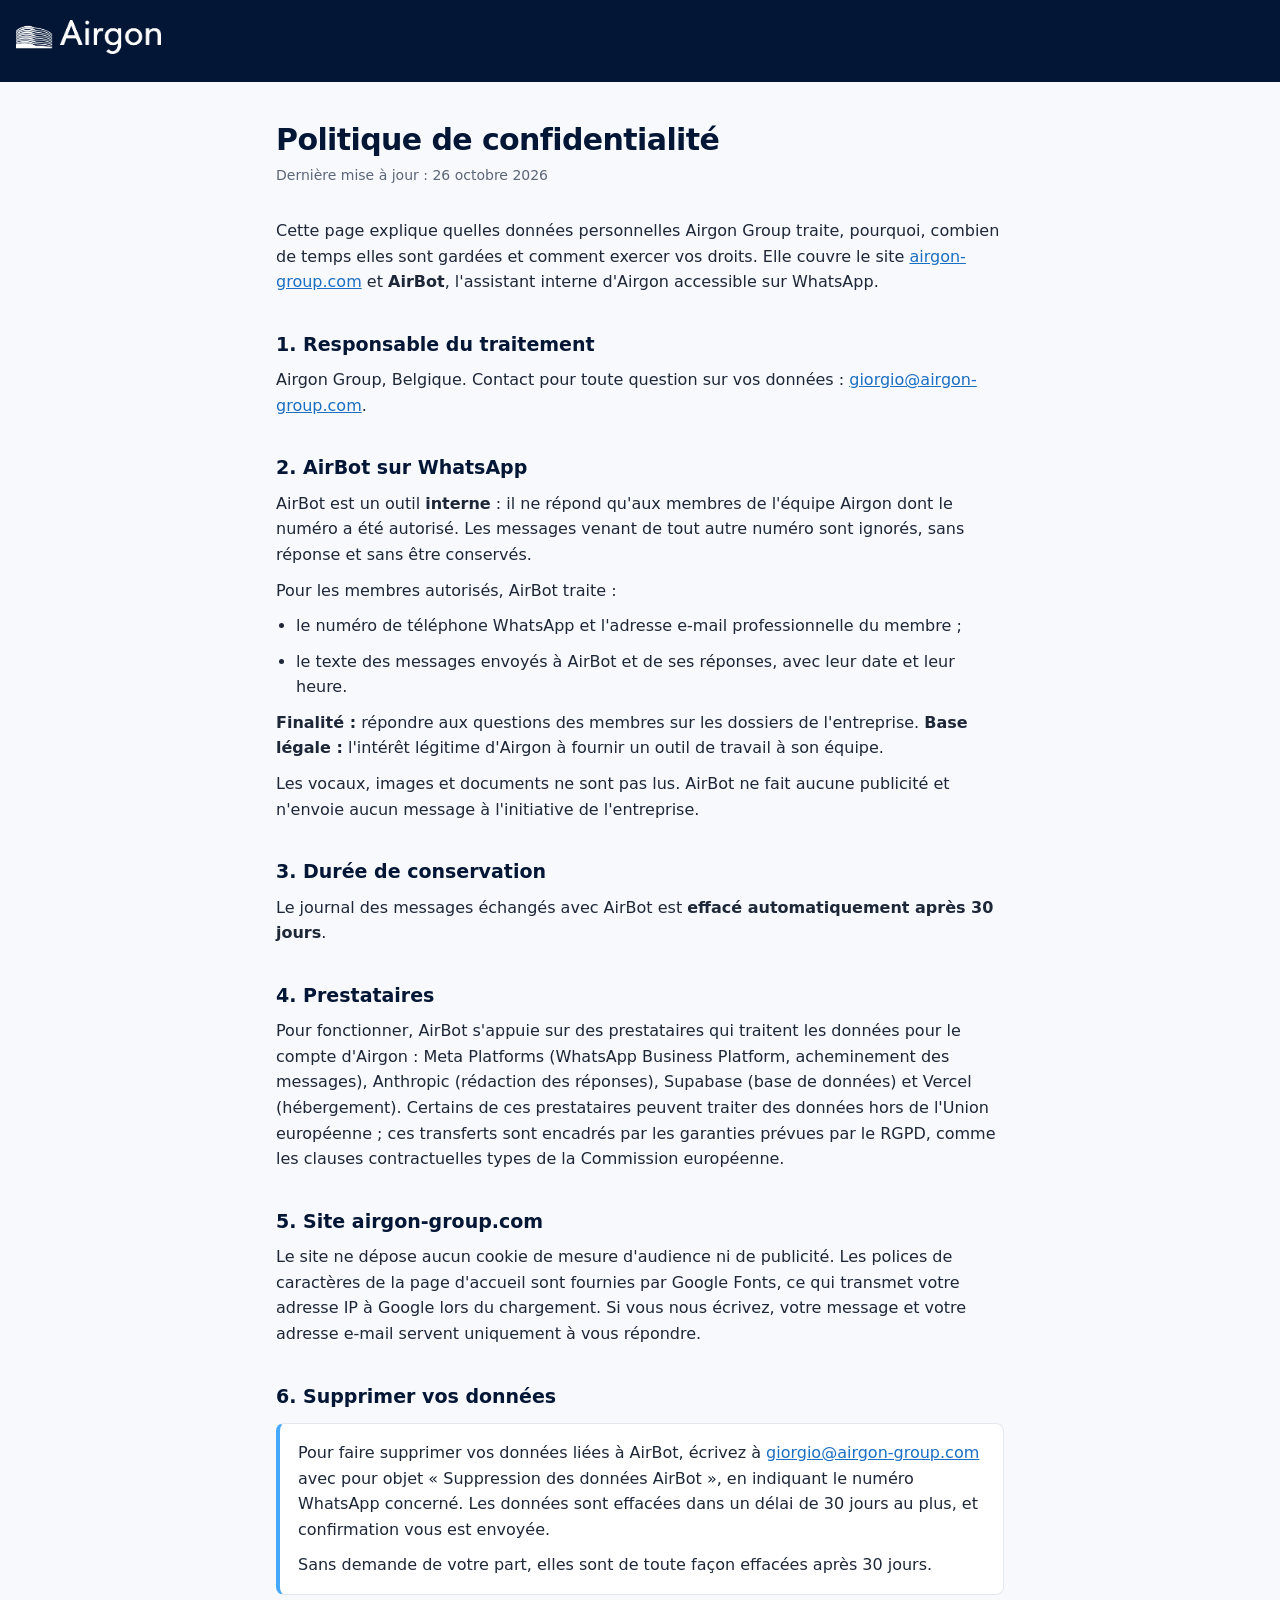
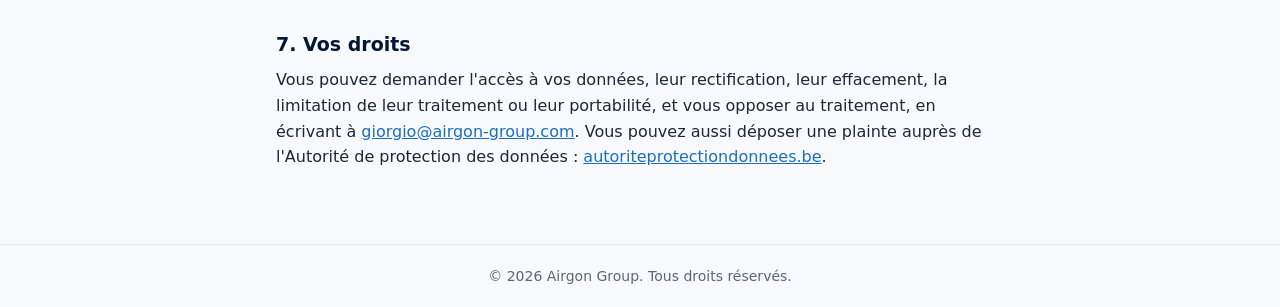
<file: confidentialite/index.html>
<!DOCTYPE html>
<html lang="fr">
<head>
<meta charset="utf-8">
<meta name="viewport" content="width=device-width, initial-scale=1">
<title>Airgon Group · Politique de confidentialité</title>
<meta name="description" content="Politique de confidentialité d'Airgon Group : site airgon-group.com et assistant interne AirBot sur WhatsApp.">
<link rel="icon" href="/favicon.png">
<style>
:root{--navy:#041635;--accent:#44a8fc;--ink:#1d2738;--muted:#5b6678;--line:#e3e8f0;--bg:#f7f9fc}
*{box-sizing:border-box}
body{margin:0;background:var(--bg);color:var(--ink);font-family:Inter,system-ui,-apple-system,"Segoe UI",Roboto,Arial,sans-serif;line-height:1.6;font-size:16px}
header{background:var(--navy);padding:20px 16px}
header a{display:inline-block}
header img{height:34px;width:auto;display:block}
main{max-width:760px;margin:0 auto;padding:40px 16px 64px}
h1{font-size:30px;line-height:1.2;margin:0 0 6px;color:var(--navy);letter-spacing:-.02em}
.maj{color:var(--muted);margin:0 0 32px;font-size:14px}
h2{font-size:19px;margin:34px 0 8px;color:var(--navy)}
p,li{margin:0 0 10px}
ul{padding-left:20px;margin:0 0 10px}
a{color:#1b6fc2}
.encadre{background:#fff;border:1px solid var(--line);border-left:4px solid var(--accent);border-radius:8px;padding:16px 18px;margin:12px 0}
footer{border-top:1px solid var(--line);padding:20px 16px;text-align:center;color:var(--muted);font-size:14px}
</style>
</head>
<body>
<header><a href="/" aria-label="Airgon Group, accueil"><img src="/logo-white.png" alt="Airgon"></a></header>
<main>
<h1>Politique de confidentialité</h1>
<p class="maj">Dernière mise à jour : 26 octobre 2026</p>

<p>Cette page explique quelles données personnelles Airgon Group traite, pourquoi, combien de temps elles sont gardées et
comment exercer vos droits. Elle couvre le site <a href="/">airgon-group.com</a> et <strong>AirBot</strong>, l'assistant
interne d'Airgon accessible sur WhatsApp.</p>

<h2>1. Responsable du traitement</h2>
<p>Airgon Group, Belgique. Contact pour toute question sur vos données :
<a href="mailto:giorgio@airgon-group.com">giorgio@airgon-group.com</a>.</p>

<h2>2. AirBot sur WhatsApp</h2>
<p>AirBot est un outil <strong>interne</strong> : il ne répond qu'aux membres de l'équipe Airgon dont le numéro a été
autorisé. Les messages venant de tout autre numéro sont ignorés, sans réponse et sans être conservés.</p>
<p>Pour les membres autorisés, AirBot traite :</p>
<ul>
<li>le numéro de téléphone WhatsApp et l'adresse e-mail professionnelle du membre ;</li>
<li>le texte des messages envoyés à AirBot et de ses réponses, avec leur date et leur heure.</li>
</ul>
<p><strong>Finalité :</strong> répondre aux questions des membres sur les dossiers de l'entreprise.
<strong>Base légale :</strong> l'intérêt légitime d'Airgon à fournir un outil de travail à son équipe.</p>
<p>Les vocaux, images et documents ne sont pas lus. AirBot ne fait aucune publicité et n'envoie aucun message à
l'initiative de l'entreprise.</p>

<h2>3. Durée de conservation</h2>
<p>Le journal des messages échangés avec AirBot est <strong>effacé automatiquement après 30 jours</strong>.</p>

<h2>4. Prestataires</h2>
<p>Pour fonctionner, AirBot s'appuie sur des prestataires qui traitent les données pour le compte d'Airgon :
Meta Platforms (WhatsApp Business Platform, acheminement des messages), Anthropic (rédaction des réponses),
Supabase (base de données) et Vercel (hébergement). Certains de ces prestataires peuvent traiter des données hors de
l'Union européenne ; ces transferts sont encadrés par les garanties prévues par le RGPD, comme les clauses contractuelles
types de la Commission européenne.</p>

<h2>5. Site airgon-group.com</h2>
<p>Le site ne dépose aucun cookie de mesure d'audience ni de publicité. Les polices de caractères de la page d'accueil
sont fournies par Google Fonts, ce qui transmet votre adresse IP à Google lors du chargement. Si vous nous écrivez,
votre message et votre adresse e-mail servent uniquement à vous répondre.</p>

<h2 id="suppression">6. Supprimer vos données</h2>
<div class="encadre">
<p>Pour faire supprimer vos données liées à AirBot, écrivez à
<a href="mailto:giorgio@airgon-group.com?subject=Suppression%20des%20donn%C3%A9es%20AirBot">giorgio@airgon-group.com</a>
avec pour objet « Suppression des données AirBot », en indiquant le numéro WhatsApp concerné. Les données sont effacées
dans un délai de 30 jours au plus, et confirmation vous est envoyée.</p>
<p style="margin:0">Sans demande de votre part, elles sont de toute façon effacées après 30 jours.</p>
</div>

<h2>7. Vos droits</h2>
<p>Vous pouvez demander l'accès à vos données, leur rectification, leur effacement, la limitation de leur traitement ou
leur portabilité, et vous opposer au traitement, en écrivant à
<a href="mailto:giorgio@airgon-group.com">giorgio@airgon-group.com</a>. Vous pouvez aussi déposer une plainte auprès de
l'Autorité de protection des données :
<a href="https://www.autoriteprotectiondonnees.be" rel="noopener">autoriteprotectiondonnees.be</a>.</p>
</main>
<footer>© 2026 Airgon Group. Tous droits réservés.</footer>
</body>
</html>
</file>
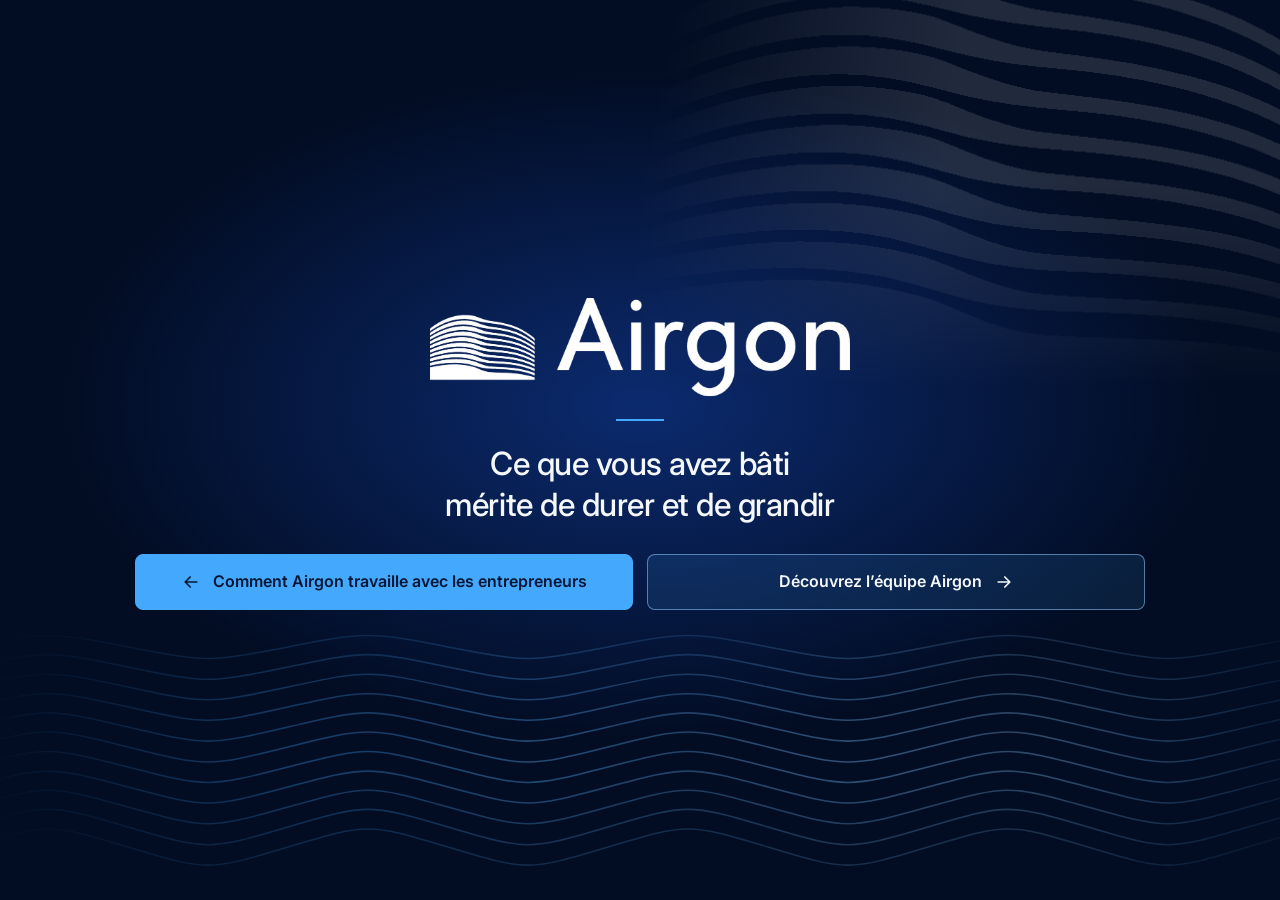
<file: partenariat-hvac/index.html>
<!DOCTYPE html>
<html lang="fr">
<head>
<meta charset="utf-8">
<meta name="robots" content="noindex">
<meta http-equiv="refresh" content="0; url=/partenariat">
<link rel="canonical" href="https://airgon-group.com/partenariat">
<script>location.replace('/partenariat'+location.hash);</script>
<title>Airgon · Redirection</title>
</head>
<body style="margin:0;background:#041635;color:#f4f7fb;font-family:Inter,system-ui,sans-serif;display:grid;place-items:center;min-height:100vh">
<p>La présentation a changé d’adresse : <a href="/partenariat" style="color:#8fcbff">airgon-group.com/partenariat</a></p>
</body>
</html>
</file>
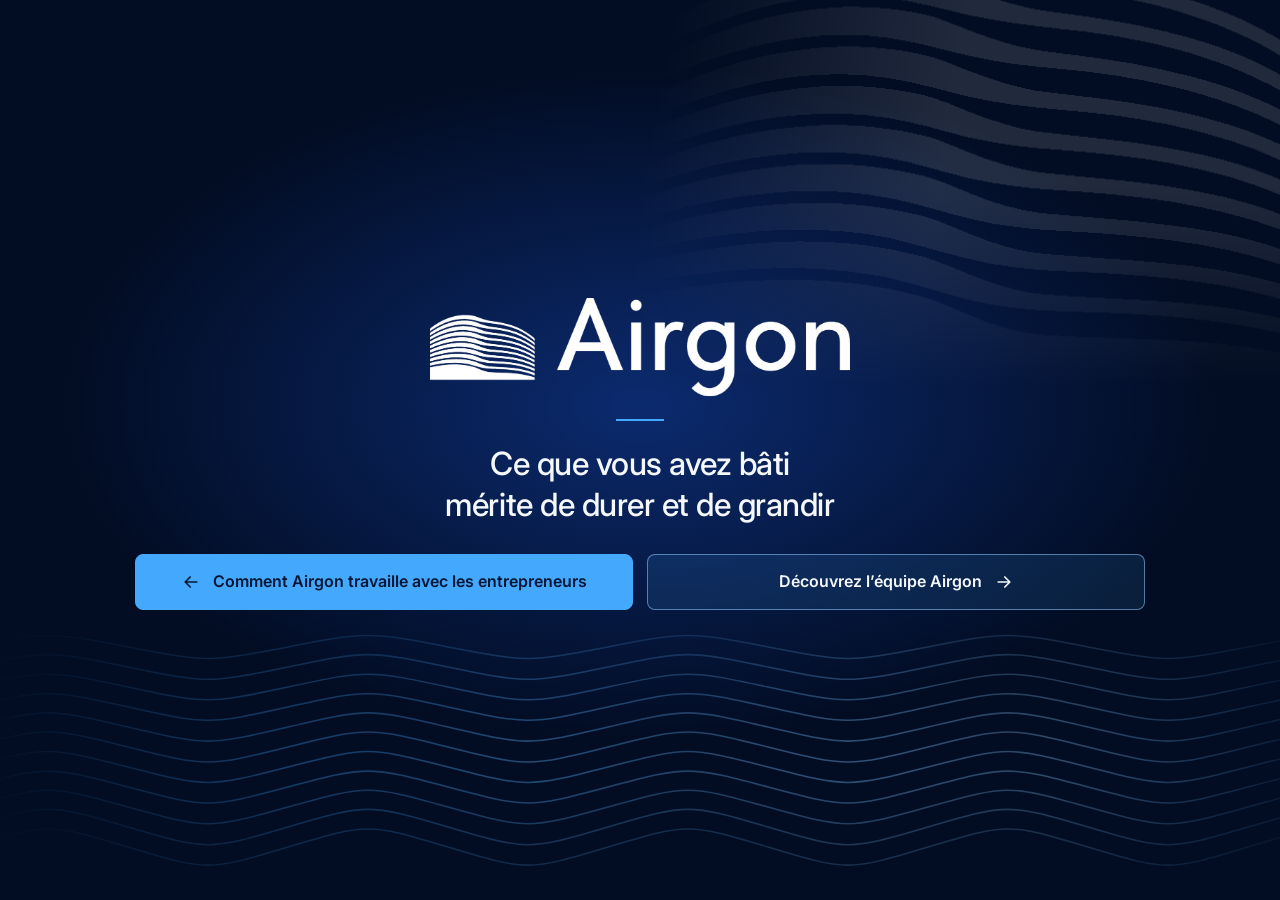
<file: partenariat/index.html>
<!DOCTYPE html>
<html lang="fr">
<head>
<meta charset="utf-8">
<script>document.documentElement.classList.add('js')</script>
<meta name="viewport" content="width=device-width, initial-scale=1">
<title>Airgon · Ce que nous apportons à votre société</title>
<meta name="description" content="Comment Airgon aide les sociétés de services techniques à grandir, sans perdre ce qui fait leur force.">
<meta name="robots" content="noindex">
<meta property="og:type" content="website">
<meta property="og:site_name" content="Airgon Group">
<meta property="og:locale" content="fr_BE">
<meta property="og:title" content="Airgon · Ce que nous apportons à votre société">
<meta property="og:description" content="Ce que vous avez bâti mérite de durer et de grandir. Découvrez comment Airgon travaille avec les entrepreneurs des métiers techniques.">
<meta property="og:url" content="https://airgon-group.com/partenariat">
<meta property="og:image" content="https://airgon-group.com/partenariat/apercu.jpg">
<meta property="og:image:width" content="1200">
<meta property="og:image:height" content="630">
<meta name="twitter:card" content="summary_large_image">
<link rel="canonical" href="https://airgon-group.com/partenariat">
<link rel="icon" href="[data-uri]">
<link rel="preconnect" href="https://fonts.googleapis.com">
<link rel="preconnect" href="https://fonts.gstatic.com" crossorigin>
<link href="https://fonts.googleapis.com/css2?family=Inter:wght@400;500;600;700;800&amp;display=swap" rel="stylesheet">
<style>
:root{
  --navy-950:#020c22;--navy-900:#041635;--navy-800:#072050;--navy-700:#0d3270;--navy-600:#1a4d9a;
  --sky:#44a8fc;--sky-2:#8fcbff;--royal:#1854d8;--ice:#eaf3fc;
  --text:#f4f7fb;--muted:rgba(244,247,251,.82);--dim:rgba(244,247,251,.66);--line:rgba(255,255,255,.1);--line-2:rgba(255,255,255,.18);
  --surface:rgba(24,84,216,.14);--surface-line:rgba(143,203,255,.22);--panel:#0e2a5e;--widget:#061838;
  --ok:#8fe3bd;--warn:#e6a95f;
  --r-sm:8px;--r:12px;--r-lg:16px;
  --font:'Inter',system-ui,-apple-system,'Segoe UI',Roboto,'Helvetica Neue',Arial,sans-serif;
  --ease:cubic-bezier(.2,.7,.2,1);
  --maxw:1180px;
  --symbol:url([data-uri]);
}
*{box-sizing:border-box}
html{scroll-behavior:smooth;scroll-snap-type:y proximity;background:var(--navy-900)}
body{margin:0;background:radial-gradient(1200px 600px at 70% -20%,rgba(24,84,216,.28),transparent 60%),var(--navy-900);color:var(--text);font-family:var(--font);font-size:17px;line-height:1.6;-webkit-font-smoothing:antialiased;overflow-x:hidden;text-rendering:optimizeLegibility}
img{max-width:100%;display:block}
a{color:inherit}
h1,h2,h3{margin:0;font-weight:700;letter-spacing:-.02em;line-height:1.1;text-wrap:balance}
p{margin:0}
ul{margin:0;padding:0;list-style:none}
.wrap{width:100%;max-width:var(--maxw);margin:0 auto}
::selection{background:rgba(91,163,224,.45)}
.skip{position:absolute;left:-9999px;top:16px;z-index:100;padding:10px 14px;background:var(--sky);color:#04132d;border-radius:var(--r-sm);text-decoration:none;font-weight:600}
.skip:focus{left:16px}
a:focus-visible,button:focus-visible{outline:2px solid var(--sky-2);outline-offset:3px}

/* ---------- chrome ---------- */
.progress{position:fixed;top:0;left:0;height:2px;width:0;background:var(--sky);z-index:60;transition:width .15s linear}
.topbar{position:fixed;top:0;left:0;right:0;z-index:50;display:flex;align-items:center;justify-content:space-between;padding:12px 28px;pointer-events:none;background:rgba(4,22,53,.94);border-bottom:1px solid var(--line);opacity:0;transform:translateY(-8px);transition:opacity .4s var(--ease),transform .4s var(--ease)}
.topbar.on{opacity:1;transform:none}
.topbar .logo-link{pointer-events:auto;display:block}
.topbar .logo-sm{height:22px;width:94px;display:block}
.topbar .counter{font-variant-numeric:tabular-nums;font-size:14px;letter-spacing:.1em;color:var(--dim);text-transform:uppercase}
.topbar .counter b{color:var(--sky-2);font-weight:600}
.dots{position:fixed;right:22px;top:50%;transform:translateY(-50%);z-index:50;display:flex;flex-direction:column;gap:12px;opacity:0;transition:opacity .4s var(--ease)}
.dots.on{opacity:1}
.dots a{position:relative;display:block;width:12px;height:12px;border-radius:50%;background:rgba(255,255,255,.22);border:1px solid rgba(255,255,255,.15);font-size:0;color:transparent;transition:background .3s}
.dots a::after{content:attr(data-label);position:absolute;right:22px;top:50%;transform:translate(6px,-50%);white-space:nowrap;font-size:13px;color:var(--text);background:var(--panel);border:1px solid var(--line-2);padding:6px 10px;border-radius:var(--r-sm);opacity:0;pointer-events:none;transition:opacity .25s,transform .25s var(--ease)}
.dots a:hover::after{opacity:1;transform:translate(0,-50%)}
.dots a.active{background:var(--sky);box-shadow:0 0 0 3px rgba(68,168,252,.3)}
.navbtns{position:fixed;right:22px;bottom:22px;z-index:50;display:flex;gap:8px;opacity:0;transition:opacity .4s var(--ease)}
.navbtns.on{opacity:1}
.navbtns button{width:42px;height:42px;border-radius:var(--r);border:1px solid var(--line-2);background:var(--panel);color:var(--text);cursor:pointer;display:grid;place-items:center;transition:background .25s,border-color .25s}
.navbtns button:hover{background:#0f2a5c;border-color:rgba(140,196,242,.6)}
.navbtns button svg{width:20px;height:20px}
.navbtns button.prev svg{transform:rotate(180deg)}

/* ---------- vues : accueil en fourche, méthode à gauche, équipe à droite ---------- */
.js body{overflow:hidden}
.js .view{position:fixed;inset:0;z-index:20;overflow-y:auto;overflow-x:hidden;overscroll-behavior:contain;scroll-behavior:smooth;background:radial-gradient(1200px 600px at 70% -20%,rgba(24,84,216,.28),transparent 60%),var(--navy-900);visibility:hidden;transition:transform .75s var(--ease),visibility 0s linear .75s}
.js .deck{transform:translateX(-100%);scroll-snap-type:y proximity}
.js .teamview{transform:translateX(100%)}
.js body[data-view="deck"] .deck,.js body[data-view="team"] .teamview{transform:none;visibility:visible;transition:transform .75s var(--ease),visibility 0s}
.js .hero{position:fixed;inset:0;z-index:10;transition:transform .75s var(--ease)}   /* fixe : son glissement n'élargit jamais la page (sinon dézoom sur téléphone) */
.js body[data-view="deck"] .hero{transform:translateX(30%)}
.js body[data-view="team"] .hero{transform:translateX(-30%)}
.flipx svg{transform:rotate(180deg)}
.tb-left{display:flex;align-items:center;gap:18px;pointer-events:auto;flex:none}
.topbar{gap:16px}
.topbar .counter{min-width:0;white-space:nowrap;overflow:hidden;text-overflow:ellipsis;text-align:right}
@media (max-width:520px){.topbar .counter{font-size:12px;letter-spacing:.06em}.tb-left{gap:10px}}
.home-link{display:inline-flex;align-items:center;gap:6px;font-size:13px;letter-spacing:.08em;text-transform:uppercase;font-weight:600;color:var(--muted);text-decoration:none;padding:6px 10px;border-radius:var(--r-sm);border:1px solid var(--line-2);transition:color .25s,border-color .25s}
.home-link:hover{color:var(--text);border-color:var(--sky-2)}
.home-link svg{width:15px;height:15px}
.fin .cta-row{display:flex;gap:12px;flex-wrap:wrap;justify-content:center}

/* ---------- slides ---------- */
.slide{min-height:100vh;min-height:100svh;scroll-snap-align:start;position:relative;display:grid;place-items:center;padding:96px 28px 88px;overflow:hidden;isolation:isolate}
.slide + .slide{border-top:1px solid rgba(255,255,255,.05)}

/* accueil */
.hero{padding:0;background:radial-gradient(900px 520px at 50% 45%,rgba(24,84,216,.42),transparent 65%),var(--navy-950)}
.hero-bg{position:absolute;inset:0;overflow:hidden;z-index:-1}
.hero-floor{position:absolute;left:0;right:0;bottom:0;height:34%;opacity:.75;-webkit-mask-image:linear-gradient(180deg,transparent,#000 60%);mask-image:linear-gradient(180deg,transparent,#000 60%)}
.hero-floor .waves{width:100%;height:100%}
.hero-symbol{position:absolute;right:-6%;top:-8%;width:min(58vw,760px);aspect-ratio:747/464;background:var(--symbol) no-repeat center/contain;opacity:.12;-webkit-mask-image:linear-gradient(100deg,transparent 8%,#000 45%),linear-gradient(180deg,#000 55%,transparent);-webkit-mask-composite:source-in;mask-image:linear-gradient(100deg,transparent 8%,#000 45%),linear-gradient(180deg,#000 55%,transparent);mask-composite:intersect}
.hero-in{position:relative;text-align:center;display:flex;flex-direction:column;align-items:center;gap:22px;padding:0 24px;max-width:900px}
.hero-logo{width:min(56vw,420px);height:auto;aspect-ratio:1200/281;display:block;overflow:visible;opacity:0;transform:translateY(10px);animation:logoIn 1.2s var(--ease) .15s forwards}
.hero-rule{width:48px;height:2px;background:var(--sky);opacity:0;animation:fadeUp 1s var(--ease) .7s forwards}
.hero-tag{font-size:clamp(22px,2.6vw,32px);font-weight:500;letter-spacing:-.015em;line-height:1.3;color:var(--text);max-width:26ch;opacity:0;animation:fadeUp 1s var(--ease) .9s forwards;text-wrap:balance}
.hero-cta{opacity:0;animation:fadeUp 1s var(--ease) 1.25s forwards;margin-top:6px;display:flex;gap:12px;flex-wrap:wrap;justify-content:center}
/* deux boutons d'accueil de même largeur */
.hero-in{max-width:1060px}
.hero-cta.two{display:grid;grid-template-columns:1fr 1fr;grid-auto-rows:1fr;gap:14px;width:min(92vw,1010px)}
.hero-cta.two .btn{justify-content:center;width:100%;height:100%;max-width:none;white-space:nowrap;text-align:center}
@media (max-width:1060px){.hero-cta.two{grid-template-columns:1fr;width:min(100%,500px)}.hero-cta.two .btn{white-space:normal}}
.scroll-hint{position:absolute;bottom:28px;left:0;right:0;margin:0 auto;width:max-content;display:flex;flex-direction:column;align-items:center;gap:6px;font-size:12.5px;letter-spacing:.16em;text-indent:.16em;text-transform:uppercase;color:var(--muted);opacity:0;animation:fadeUp 1s var(--ease) 2s forwards}
.scroll-hint svg{width:18px;height:18px;color:var(--sky-2)}

.btn{display:inline-flex;align-items:center;gap:12px;padding:14px 22px;border-radius:var(--r-sm);font-weight:600;font-size:16px;text-decoration:none;border:1px solid rgba(143,203,255,.55);background:rgba(68,168,252,.12);color:var(--text);transition:background .25s,border-color .25s}
.btn:hover{background:rgba(68,168,252,.24);border-color:var(--sky-2)}
.btn svg{width:20px;height:20px;flex:none}
.btn.primary{background:var(--sky);color:#041635;border-color:var(--sky)}
.btn.primary:hover{background:var(--sky-2);border-color:var(--sky-2)}

/* avant de collaborer : trois étapes reliées */
.parcours .wrap{display:grid;gap:40px;justify-items:center;text-align:center}
.parcours h2{font-size:clamp(30px,4.4vw,54px);max-width:28ch;font-weight:800}
.parcours .lead{max-width:60ch;font-size:clamp(17px,1.3vw,18.5px);line-height:1.6;color:var(--muted)}
.steps-row{list-style:none;margin:0;padding:0;display:grid;grid-template-columns:repeat(3,1fr);gap:20px;width:100%;position:relative;text-align:left}
.steps-row::before{content:"";position:absolute;left:14%;right:14%;top:24px;height:2px;background:linear-gradient(90deg,rgba(68,168,252,.25),var(--sky),rgba(68,168,252,.25));z-index:0}
.step{position:relative;z-index:1;display:flex;flex-direction:column;gap:10px;padding:0 0 4px}
.step .step-n{width:48px;height:48px;border-radius:50%;display:grid;place-items:center;background:var(--sky);color:#041635;font-weight:800;font-size:18px;border:4px solid var(--navy-900);box-shadow:0 0 0 1px rgba(143,203,255,.35);margin-bottom:10px}
.step h3{font-size:21px;letter-spacing:-.01em}
.step p{font-size:16.5px;line-height:1.6;color:var(--muted);flex:1}
.step .tag{align-self:flex-start;font-size:12.5px;font-weight:600;letter-spacing:.02em;padding:6px 11px;border-radius:999px;background:rgba(68,168,252,.2);border:1px solid rgba(68,168,252,.5);color:var(--sky-2)}
.parcours .reassure{max-width:72ch;width:auto;text-align:left}

/* conviction */
.intro .wrap{display:grid;gap:44px;justify-items:center;text-align:center}
.intro h2{font-size:clamp(30px,4.4vw,54px);max-width:32ch}
.intro .lead,.fin .lead{max-width:58ch;font-size:clamp(17px,1.3vw,18.5px);line-height:1.6;color:var(--muted)}
.intro .lead{display:grid;gap:12px}
.timeline{display:flex;align-items:center;gap:18px;width:100%;max-width:980px;margin:0 auto}
.tl-end{font-size:12.5px;letter-spacing:.12em;text-transform:uppercase;color:var(--sky-2);font-weight:600;white-space:nowrap}
.tl-steps{list-style:none;margin:0;padding:0;flex:1;display:grid;grid-template-columns:repeat(4,1fr);gap:6px;position:relative}
.tl-steps li{position:relative;text-align:center;font-size:14px;font-weight:500;color:var(--ice);padding:12px 6px 0}
.tl-steps li::before{content:"";display:block;height:4px;border-radius:2px;background:linear-gradient(90deg,rgba(68,168,252,.35),var(--sky));margin:0 0 10px;transform-origin:left;transform:scaleX(0);transition:transform .9s var(--ease) calc(.2s + var(--k,0)*.18s)}
.tl-steps li:nth-child(2){--k:1}.tl-steps li:nth-child(3){--k:2}.tl-steps li:nth-child(4){--k:3}
.timeline.in .tl-steps li::before{transform:scaleX(1)}
.pillars{display:grid;grid-template-columns:repeat(6,1fr);gap:20px;width:100%}
.pillar{grid-column:span 2;text-align:left;padding:28px 26px;border-radius:var(--r);background:var(--surface);border:1px solid var(--surface-line);border-top:2px solid var(--sky)}
.pillar:nth-child(4){grid-column:2/4}.pillar:nth-child(5){grid-column:4/6}
.pillar-n{font-size:12px;letter-spacing:.08em;color:var(--sky);font-weight:600;font-variant-numeric:tabular-nums}
.pillar h3{font-size:20px;margin:12px 0 10px;letter-spacing:-.01em}
.pillar p{font-size:16.5px;color:var(--muted);line-height:1.6}

/* typographie des rubriques */
.eyebrow{display:flex;align-items:center;gap:12px;font-size:12.5px;letter-spacing:.14em;text-transform:uppercase;color:var(--sky-2);font-weight:600}
.eyebrow .num{letter-spacing:.08em;color:var(--sky);font-variant-numeric:tabular-nums}
.eyebrow .sep{width:28px;height:1px;background:var(--sky);opacity:.7}
.topic h2,.intro h2,.fin h2{font-weight:800}
.topic h2{font-size:clamp(34px,4.6vw,56px);margin:16px 0 18px}
.topic .headline{font-size:clamp(19px,1.9vw,24px);font-weight:500;line-height:1.35;color:var(--sky-2);letter-spacing:-.01em;max-width:30ch;text-wrap:balance}
.topic .body{margin-top:18px;color:var(--muted);max-width:52ch;font-size:17px;line-height:1.6}
.topic .label{margin:24px 0 4px;font-size:12.5px;letter-spacing:.14em;text-transform:uppercase;color:var(--muted);font-weight:600}
.bullets{display:grid;gap:0;max-width:56ch;border-top:1px solid var(--line)}
.bullets li{display:flex;gap:12px;align-items:flex-start;font-size:16px;line-height:1.5;padding:12px 0;border-bottom:1px solid var(--line)}
.bullets svg{flex:none;width:20px;height:20px;padding:4px;margin-top:2px;color:#041635;background:var(--sky);border-radius:50%}
.reassure{display:flex;gap:10px;align-items:flex-start;width:min(100%,500px);margin:0;padding:14px 16px;border-radius:var(--r);border:1px solid rgba(68,168,252,.5);border-left:3px solid var(--sky);background:rgba(24,84,216,.28);font-size:15.5px;line-height:1.5;color:var(--ice)}
.reassure svg{flex:none;width:20px;height:20px;color:var(--sky-2);margin-top:2px}

/* rubrique : disposition */
.topic .grid{display:grid;grid-template-columns:minmax(0,1.05fr) minmax(0,.95fr);gap:clamp(32px,6vw,96px);align-items:center}
.topic.flip .copy{order:2}
.topic.flip .visual{order:1}
.topic .bg-symbol{position:absolute;inset:0;z-index:-1;pointer-events:none;background:var(--symbol) no-repeat;background-size:min(46vw,560px) auto;background-position:104% 104%;opacity:.04;-webkit-mask-image:radial-gradient(60% 60% at 82% 82%,#000 40%,transparent 100%);mask-image:radial-gradient(60% 60% at 82% 82%,#000 40%,transparent 100%)}
.topic.flip .bg-symbol{transform:scaleX(-1)}
.topic.flip{background:#072157}

/* panneau (visuel de rubrique) */
.visual{display:grid;justify-items:center;align-content:center;gap:16px}
.panel{position:relative;width:min(100%,500px);border-radius:var(--r-lg);padding:20px 22px 18px;background:var(--panel);border:1px solid rgba(143,203,255,.3);border-top:3px solid var(--sky);box-shadow:0 1px 2px rgba(0,0,0,.5),0 28px 56px -24px rgba(0,0,0,.8)}
.panel-head{display:flex;justify-content:space-between;align-items:center;font-size:12.5px;letter-spacing:.14em;text-transform:uppercase;color:var(--sky-2);font-weight:600}
.panel-tag i{display:inline-block;width:6px;height:6px;border-radius:50%;background:var(--sky);margin-right:9px;vertical-align:1px}
.panel-brand .ico{width:20px;height:20px;color:var(--sky);display:block}
.widget{margin:16px 0 12px;min-height:212px;border-radius:var(--r);border:1px solid rgba(255,255,255,.1);background:var(--widget);padding:16px 18px;display:flex;flex-direction:column;gap:12px;overflow:hidden;font-size:14px;color:var(--muted)}
.caption{font-size:14.5px;line-height:1.5;color:var(--muted);padding-top:2px}
.caption b{color:var(--sky-2);font-weight:600}
.wg-title{display:flex;justify-content:space-between;align-items:baseline;gap:10px;font-size:14px;font-weight:600;color:var(--ice)}
.wg-sub{font-size:13px;font-weight:500;color:var(--muted)}
.wg-foot{display:flex;gap:16px;margin-top:auto;font-size:13px;color:var(--muted)}
.wg-foot .dot{display:inline-block;width:8px;height:8px;border-radius:50%;background:var(--sky);margin-right:6px}
.wg-foot .dot.neg{background:var(--warn)}
.pill{display:inline-flex;align-items:center;gap:6px;font-size:13px;font-weight:500;padding:6px 10px;border-radius:var(--r-sm);border:1px solid rgba(143,203,255,.35);background:rgba(68,168,252,.1);color:var(--sky-2);white-space:nowrap;line-height:1.2}
.pill svg{width:12px;height:12px;flex:none}
.pill.ok{color:var(--ok);border-color:rgba(143,227,189,.35);background:rgba(143,227,189,.08)}
.pill.warn{color:var(--warn);border-color:rgba(230,169,95,.4);background:rgba(230,169,95,.1)}
/* widgets */
.gantt{position:relative;display:grid;gap:14px;margin-top:4px}
.g-row{display:grid;grid-template-columns:96px 1fr;align-items:center;gap:10px;height:24px;font-size:13px;color:var(--muted)}
.g-row i{display:block;height:8px;border-radius:2px;background:var(--sky);margin-left:var(--l);width:var(--w);transform-origin:left;transform:scaleX(0);transition:transform .9s var(--ease) calc(.2s + var(--k,0)*.1s)}
.g-row i.c2{background:var(--sky-2)}
.g-row:nth-child(2) i{--k:1}.g-row:nth-child(3) i{--k:2}.g-row:nth-child(4) i{--k:3}
.in .g-row i{transform:scaleX(1)}
.avatars{display:flex;align-items:center;margin-top:2px}
.avatars b{width:38px;height:38px;border-radius:50%;display:grid;place-items:center;font-size:12.5px;font-weight:600;color:#fff;background:var(--royal);border:2px solid var(--widget);margin-left:-8px;letter-spacing:.02em}
.avatars b:first-child{margin-left:0}
.avatars b.plus{background:var(--widget);border:1.5px dashed rgba(140,196,242,.6);color:var(--sky-2);font-size:16px;font-weight:500;margin-left:6px}
.steps{display:grid;gap:8px;font-size:13px;color:var(--muted)}
.steps ol{list-style:none;margin:0;padding:0;display:flex;gap:6px}
.steps li{flex:1;height:6px;border-radius:2px;background:rgba(255,255,255,.1);transform-origin:left;transform:scaleX(0);transition:transform .7s var(--ease) calc(.3s + var(--k,0)*.15s)}
.steps li:nth-child(2){--k:1}.steps li:nth-child(3){--k:2}.steps li:nth-child(4){--k:3}
.steps li.done{background:var(--sky)}.steps li.now{background:var(--sky-2)}
.in .steps li{transform:scaleX(1)}
.w-recrutement .tags{margin-top:auto}
.bars{display:flex;align-items:flex-end;gap:10px;height:104px;padding:0 2px;border-bottom:1px solid var(--line);margin-top:4px}
.bars i{flex:1;height:var(--h);border-radius:2px 2px 0 0;background:var(--sky);transform-origin:bottom;transform:scaleY(0);transition:transform .9s var(--ease) calc(.15s + var(--k,0)*.06s)}
.bars i:nth-child(2){--k:1}.bars i:nth-child(3){--k:2}.bars i:nth-child(4){--k:3}.bars i:nth-child(5){--k:4}
.bars i.neg{background:var(--warn)}
.in .bars i{transform:scaleY(1)}
.bar-labels{display:flex;gap:10px;padding:0 2px;font-size:12.5px;color:var(--muted)}
.bar-labels span{flex:1;text-align:center;white-space:nowrap;font-size:12px;letter-spacing:-.01em}
.call{display:flex;align-items:center;gap:12px}
.call .ring{width:40px;height:40px;border-radius:50%;display:grid;place-items:center;color:#041635;border:1px solid var(--sky-2);background:var(--sky);flex:none}
.call .ring svg{width:18px;height:18px}
.call b{display:block;font-size:14px;color:var(--ice)}
.call small{display:block;font-size:13px;color:var(--muted)}
.call .pill{margin-left:auto}
.checks{list-style:none;margin:2px 0 0;padding:0;display:grid;gap:8px}
.checks li{display:flex;align-items:center;gap:9px;font-size:14px;color:var(--ice);padding:8px 10px;border-radius:var(--r-sm);background:rgba(255,255,255,.035);border:1px solid rgba(255,255,255,.07);opacity:0;transform:translateX(-6px);transition:opacity .6s var(--ease) calc(.25s + var(--i,0)*.12s),transform .6s var(--ease) calc(.25s + var(--i,0)*.12s)}
.checks svg{width:14px;height:14px;color:var(--sky);flex:none}
.in .checks li{opacity:1;transform:none}
.net{width:100%;height:auto;aspect-ratio:400/200;overflow:visible;margin-top:2px}
.net .node.small text{font-size:10.5px}
.net .links path{fill:none;stroke:rgba(143,203,255,.7);stroke-width:1.2;stroke-dasharray:220;stroke-dashoffset:220;transition:stroke-dashoffset 1.4s var(--ease) .2s}
.in .net .links path{stroke-dashoffset:0}
.net .node circle{fill:var(--royal);stroke:rgba(143,203,255,.6);stroke-width:1.2}
.net .node text{fill:var(--ice);font-size:12.5px;font-weight:600;text-anchor:middle;font-family:var(--font)}
.net .node.me circle{fill:var(--sky);stroke:#fff;stroke-width:1.5}
.net .node.me text{font-size:13px;fill:#041635}
.tags4{display:grid;grid-template-columns:1fr 1fr;gap:8px;margin-top:2px}
.tags4 .pill{justify-content:flex-start}
.map{width:100%;height:auto;aspect-ratio:400/160;border-radius:var(--r-sm);overflow:hidden;margin-top:4px}
.map .route{fill:none;stroke:var(--sky-2);stroke-width:1.5;stroke-dasharray:6 5}
.map .pin .core{fill:var(--sky);stroke:#fff;stroke-width:1.5}
.map .pin.b .core{fill:var(--warn)}
.map .pin .halo{fill:rgba(68,168,252,.22);stroke:rgba(68,168,252,.5);stroke-width:1;opacity:.8}
.map text{fill:var(--ice);font-size:12.5px;font-weight:600;text-anchor:middle;font-family:var(--font)}
.ledger{list-style:none;margin:4px 0 0;padding:0;display:grid;gap:4px}
.ledger li{display:flex;justify-content:space-between;align-items:center;font-size:14px;color:var(--ice);padding:7px 0;border-bottom:1px solid rgba(255,255,255,.06)}
.ledger .pill{font-size:13px;padding:5px 9px}
.doc{display:flex;align-items:center;gap:14px;padding:14px 16px;border-radius:var(--r-sm);background:rgba(255,255,255,.04);border:1px solid rgba(255,255,255,.08)}
.doc-lines{flex:1;display:grid;gap:8px}
.doc-lines i{display:block;height:6px;border-radius:2px;background:rgba(143,203,255,.3)}
.doc-lines i.short{width:55%}
.doc .seal{width:42px;height:42px;border-radius:50%;display:grid;place-items:center;background:var(--sky);border:1px solid var(--sky-2);color:#041635}
.doc .seal svg{width:20px;height:20px}
.tags{display:flex;flex-wrap:wrap;gap:8px;margin-top:2px}

/* équipe */
.team .wrap{display:grid;gap:30px;justify-items:center;text-align:center}
.team h2{font-size:clamp(30px,4.2vw,52px);max-width:26ch;font-weight:800}
.team .lead{max-width:74ch;font-size:clamp(17px,1.3vw,18.5px);line-height:1.6;color:var(--muted)}
.members{display:grid;grid-template-columns:repeat(3,1fr);gap:20px;width:100%;text-align:left}
.member{border-radius:var(--r);background:var(--surface);border:1px solid var(--surface-line);border-top:2px solid var(--sky);overflow:hidden;display:flex;flex-direction:column;align-items:center;text-align:center;padding-top:28px}
.member .ph{width:230px;height:230px;flex:none;border-radius:50%;border:3px solid var(--sky);box-shadow:0 0 0 6px rgba(68,168,252,.14);background:#0a2250;position:relative;display:grid;place-items:center;overflow:hidden}
.t-bw .ph img{filter:grayscale(1) contrast(1.08)}
.t-duotone .ph{background:var(--royal)}.t-duotone .ph img{filter:grayscale(1) contrast(1.1);mix-blend-mode:luminosity}
.member .ph img{width:100%;height:100%;object-fit:cover;object-position:var(--focus,50% 22%);transform:scale(var(--zoom,1));transform-origin:var(--focus,50% 22%);display:block}
.member .ph.empty{background:linear-gradient(160deg,#0e2a5e,#072050)}
.member .ph.empty b{font-size:64px;font-weight:800;color:rgba(143,203,255,.55);letter-spacing:-.02em}
.member .ph.empty small{position:absolute;bottom:26px;left:0;right:0;text-align:center;font-size:12px;letter-spacing:.12em;text-transform:uppercase;color:var(--dim)}
.member .info{padding:18px 22px 22px;display:flex;flex-direction:column;align-items:center;gap:8px;flex:1;width:100%}
.member h3{font-size:22px}
.member .role{font-size:13px;letter-spacing:.1em;text-transform:uppercase;color:var(--sky-2);font-weight:600}
.member .bio{font-size:16.5px;line-height:1.55;color:var(--muted)}
.member .mtags{display:flex;flex-wrap:wrap;gap:6px;justify-content:center;margin:4px 0 12px}
.member .mtags .pill{font-size:12.5px;padding:5px 9px}
.member .contact{display:grid;gap:6px;justify-items:center;width:100%;margin-top:auto;padding-top:12px;border-top:1px solid var(--line)}
.member .contact a{display:inline-flex;align-items:center;gap:8px;font-size:15.5px;color:var(--ice);text-decoration:none}
.member .contact a.tel{font-weight:600;font-size:17px;color:#fff}
.member .contact svg{width:16px;height:16px;color:var(--sky);flex:none}
.team .bottom{display:flex;align-items:center;justify-content:space-between;gap:32px;width:100%;text-align:left}
.team .bottom .btn{flex:none}
.team .quote{max-width:70ch;font-size:16.5px;line-height:1.55;font-style:italic;color:var(--muted)}
.team .quote b{display:block;margin-top:6px;font-style:normal;font-weight:600;font-size:14px;letter-spacing:.06em;color:var(--sky-2)}
.team .actions{display:flex;gap:12px;flex-wrap:wrap;justify-content:center}
.fin .cta a.tel{font-size:19px;font-weight:600;color:#fff}

/* page finale */
.fin .wrap{display:grid;gap:36px;justify-items:center;text-align:center}
.fin h2{font-size:clamp(32px,4.6vw,56px);max-width:20ch}
.modes{display:grid;grid-template-columns:repeat(auto-fit,minmax(240px,1fr));gap:16px;width:100%;text-align:left}
.mode{position:relative;padding:26px 24px 24px;border-radius:var(--r);background:var(--surface);border:1px solid var(--surface-line);border-top:2px solid var(--sky);display:flex;flex-direction:column;gap:10px}
.mode-n{font-size:12px;letter-spacing:.08em;color:var(--sky);font-weight:600;font-variant-numeric:tabular-nums}
.mode h3{font-size:20px}
.mode p{font-size:16px;color:var(--muted);line-height:1.55;flex:1}
.mode .tag{align-self:flex-start;font-size:12.5px;font-weight:600;letter-spacing:.02em;padding:6px 11px;border-radius:999px;background:rgba(68,168,252,.2);border:1px solid rgba(68,168,252,.5);color:var(--sky-2)}
.fin .cta{display:flex;flex-direction:column;align-items:center;gap:14px;margin-top:6px}
.fin .cta .note{font-size:14px;color:var(--muted)}
.fin .cta a.mail{font-size:18px;font-weight:500;color:var(--text);text-decoration:none;display:inline-flex;gap:8px;align-items:center;border-bottom:1px solid transparent;transition:color .25s,border-color .25s}
.fin .cta a.mail:hover{color:var(--text);border-color:var(--sky)}
.fin .cta a.mail svg{width:18px;height:18px}
.foot{margin-top:28px;display:flex;flex-wrap:wrap;gap:10px 26px;justify-content:center;font-size:13px;color:var(--dim);letter-spacing:.04em}
.foot .logo-sm{height:18px;width:77px;opacity:.8;display:block}

/* apparition */
:where(.js) .reveal{opacity:0;transform:translateY(24px);transition:opacity .8s var(--ease),transform .8s var(--ease);transition-delay:calc(var(--i,0)*.08s)}
.reveal.in{opacity:1;transform:none}
:where(.js) .copy.reveal .bullets li{opacity:0;transform:translateY(8px);transition:opacity .6s var(--ease),transform .6s var(--ease);transition-delay:calc(.3s + var(--i,0)*.08s)}
.copy.reveal.in .bullets li{opacity:1;transform:none}
@keyframes logoIn{to{opacity:1;transform:none}}
@keyframes fadeUp{to{opacity:1;transform:none}}

/* écrans peu hauts (portables) */
@media (min-width:981px) and (max-height:960px){
  .slide{padding:64px 28px 56px}
  .topic h2{font-size:clamp(30px,3.8vw,44px);margin:8px 0 10px}
  .topic .body{margin-top:12px;font-size:16.5px}
  .topic .label{margin:16px 0 4px}
  .bullets li{font-size:16px;padding:10px 0}
  .reassure{font-size:15.5px;width:min(100%,460px)}
  .panel{width:min(100%,460px)}.widget{min-height:196px}
  .intro .wrap{gap:32px}.intro h2{font-size:clamp(28px,3.6vw,44px)}.pillar{padding:24px 22px}
  .parcours .wrap{gap:28px}.parcours h2{font-size:clamp(28px,3.6vw,44px)}.step p{font-size:16px}.step h3{font-size:20px}
  .fin .wrap{gap:28px}
  .team{padding-top:70px;padding-bottom:40px}.team .wrap{gap:18px}.team h2{font-size:clamp(28px,3.4vw,42px)}.member{padding-top:20px}.member .ph{width:200px;height:200px}.member .info{padding:12px 20px 14px;gap:5px}.member .mtags{margin:2px 0 6px}.team .quote{font-size:16px}
}
@media (min-width:981px) and (max-height:800px){
  .slide{min-height:auto;padding:56px 28px 48px}
  .hero{min-height:100vh;min-height:100svh}
  .topic h2{font-size:clamp(28px,3.4vw,40px);margin:8px 0 10px}
  .topic .headline{font-size:clamp(18px,1.5vw,20px)}
  .topic .body{font-size:16px}
  .bullets li{font-size:15.5px;padding:9px 0}
  .reassure{font-size:15px}
  .panel{width:min(100%,420px);padding:16px 18px 14px}.widget{min-height:176px;padding:14px 16px}.reassure{width:min(100%,420px)}
  .member .ph{width:168px;height:168px}
}

/* responsive */
@media (max-width:980px){
  html{scroll-snap-type:none}.js .deck{scroll-snap-type:none}
  .slide{padding:72px 20px 40px;min-height:auto}
  .member .ph{width:200px;height:200px}.home-link span{display:none}
  .hero{min-height:100vh;min-height:100svh}
  .topic .grid{grid-template-columns:1fr;gap:28px}
  .topic.flip .copy{order:1}.topic.flip .visual{order:2}
  .panel{width:min(100%,500px)}
  .dots{display:none}
  .topic .bg-symbol{display:none}
  .topbar{padding:12px 18px}
  .navbtns{display:none}
  .members{grid-template-columns:1fr;max-width:460px}.team .bottom{flex-direction:column;text-align:center}
  .pillars{grid-template-columns:1fr 1fr}.pillar,.pillar:nth-child(4),.pillar:nth-child(5){grid-column:auto}
  .steps-row{grid-template-columns:1fr;gap:28px;max-width:520px}.steps-row::before{left:23px;right:auto;top:24px;bottom:24px;width:2px;height:auto;background:linear-gradient(180deg,var(--sky),rgba(68,168,252,.25))}
  .step{padding-left:68px}.step .step-n{position:absolute;left:0;top:-2px;margin:0}
  .timeline{flex-direction:column;align-items:stretch;gap:8px}.tl-steps{grid-template-columns:1fr 1fr}.tl-end{text-align:center}
  :where(.js) .reveal,:where(.js) .copy.reveal .bullets li{opacity:1;transform:none;transition:none}
}
@media (max-width:520px){
  body{font-size:16px}
  .btn{width:100%;max-width:360px;justify-content:space-between;padding:14px 18px;font-size:15px;text-align:left}
  .panel{padding:14px 14px 12px}
  .hero-logo{width:min(72vw,360px)}
  .pillars{grid-template-columns:1fr}
}
@media (prefers-reduced-motion:reduce){
  html{scroll-behavior:auto}
  *,*::before,*::after{animation:none!important;transition:none!important}
  :where(.js) .reveal,.hero-logo,.hero-tag,.hero-cta,.hero-rule,.scroll-hint,:where(.js) .copy.reveal .bullets li{opacity:1;transform:none}
  .g-row i,.bars i,.steps li,.tl-steps li::before{transform:none}.checks li{opacity:1;transform:none}.net .links path,.spark polyline{stroke-dashoffset:0}
}
@media print{
  html{scroll-snap-type:none;-webkit-print-color-adjust:exact;print-color-adjust:exact}
  :root{--text:#0b1a33;--muted:#33415a;--dim:#5b6980;--ice:#0b1a33;--line:#d7e0ec;--line-2:#c5d1e0;--surface:#f3f6fb;--panel:#f3f6fb}
  body{background:#fff;color:var(--text)}
  .js body{overflow:visible}.js .view{position:static;transform:none!important;visibility:visible!important;overflow:visible;background:none}.js .hero{transform:none!important}
  .progress,.topbar,.dots,.navbtns,.scroll-hint,.hero-bg,.bg-symbol,.skip{display:none!important}
  .slide{min-height:auto;break-after:page;padding:40px 24px;border:0;background:none}
  .reveal,.copy.reveal .bullets li{opacity:1!important;transform:none!important}
  .g-row i,.bars i,.steps li,.tl-steps li::before{transform:none!important}.checks li{opacity:1!important;transform:none!important}.net .links path{stroke-dashoffset:0!important}
  .hero{background:#041635!important;color:#fff;min-height:60vh}
  .hero-logo,.hero-tag,.hero-cta,.hero-rule{opacity:1;animation:none}
  .hero-tag{color:#fff}
  .btn{color:#fff;border-color:rgba(255,255,255,.5);background:none}
  .btn.primary{color:#04132d;background:#8cc4f2}
  .panel{box-shadow:none;border-color:#d7e0ec}
  .widget{background:#fff;border-color:#d7e0ec;color:#33415a}.wg-title,.checks li,.call b,.ledger li,.caption b{color:#0b1a33}
  .avatars b{border-color:#fff;color:#fff}.net .node text,.map text{fill:#0b1a33}.net .node circle{fill:#e9eef6}
  .pillar,.mode,.reassure,.member{background:#f3f6fb;border-color:#d7e0ec}.member .contact a,.member .contact a.tel{color:#0b1a33}
  .bullets svg{color:#fff;background:#1a4d9a}.reassure svg{color:#1a4d9a}
  .eyebrow,.pillar-n,.mode-n,.panel-head{color:#1a4d9a}
  .foot .logo-sm{filter:invert(1) hue-rotate(180deg)}
}
</style>
</head>
<body>
<svg width="0" height="0" style="position:absolute" aria-hidden="true"><symbol id="logo" viewBox="0 0 1200 281"><image href="[data-uri]" width="1200" height="281"/></symbol></svg>
<a class="skip" href="#main">Aller au contenu</a>
<div class="progress" aria-hidden="true"></div>
<header class="topbar"><span class="tb-left"><a href="#top" class="logo-link" aria-label="Revenir à l’accueil"><svg class="logo-sm" role="img" aria-label="Airgon"><use href="#logo"/></svg></a><a href="#top" class="home-link flipx"><svg viewBox="0 0 24 24" fill="none" stroke="currentColor" stroke-width="2" stroke-linecap="round" stroke-linejoin="round" aria-hidden="true"><path d="M5 12h14M13 6l6 6-6 6"/></svg><span>Accueil</span></a></span><span class="counter" aria-live="polite" aria-atomic="true"></span></header>
<nav class="dots" aria-label="Navigation entre les pages"><ul><li><a href="#parcours" data-label="Avant de collaborer" aria-label="Avant de collaborer">Avant de collaborer</a></li><li><a href="#intro" data-label="Nos 100 premiers jours" aria-label="Nos 100 premiers jours">Nos 100 premiers jours</a></li><li><a href="#s-technologie" data-label="Des outils, construits pour vous" aria-label="Des outils, construits pour vous">Des outils, construits pour vous</a></li><li><a href="#s-recrutement" data-label="Recrutement, formation et sous-traitance" aria-label="Recrutement, formation et sous-traitance">Recrutement, formation et sous-traitance</a></li><li><a href="#s-finance" data-label="Finance et administration" aria-label="Finance et administration">Finance et administration</a></li><li><a href="#s-juridique" data-label="Contrats et conformité" aria-label="Contrats et conformité">Contrats et conformité</a></li><li><a href="#s-donnees" data-label="Chiffres et pilotage" aria-label="Chiffres et pilotage">Chiffres et pilotage</a></li><li><a href="#s-croissance-organique" data-label="Clients et visibilité" aria-label="Clients et visibilité">Clients et visibilité</a></li><li><a href="#s-bonnes-pratiques" data-label="Ne plus décider seul" aria-label="Ne plus décider seul">Ne plus décider seul</a></li><li><a href="#s-expertise-metier" data-label="Un support 100 % dédié aux métiers techniques" aria-label="Un support 100 % dédié aux métiers techniques">Un support 100 % dédié aux métiers techniques</a></li><li><a href="#s-achats" data-label="Acheter au prix d’un groupe" aria-label="Acheter au prix d’un groupe">Acheter au prix d’un groupe</a></li><li><a href="#s-croissance-externe" data-label="Prendre le relais d’un confrère" aria-label="Prendre le relais d’un confrère">Prendre le relais d’un confrère</a></li><li><a href="#fin" data-label="Votre choix" aria-label="Votre choix">Votre choix</a></li></ul></nav>
<div class="navbtns"><button class="prev" type="button" aria-label="Page précédente"><svg viewBox="0 0 24 24" fill="none" stroke="currentColor" stroke-width="2" stroke-linecap="round" stroke-linejoin="round" aria-hidden="true"><path d="M5 12h14M13 6l6 6-6 6"/></svg></button><button class="next" type="button" aria-label="Page suivante"><svg viewBox="0 0 24 24" fill="none" stroke="currentColor" stroke-width="2" stroke-linecap="round" stroke-linejoin="round" aria-hidden="true"><path d="M5 12h14M13 6l6 6-6 6"/></svg></button></div>

<main id="main">
<section class="slide hero" id="top" data-title="Airgon">
  <div class="hero-bg" aria-hidden="true">
    <div class="hero-symbol"></div>
    <div class="hero-floor"><svg class="waves" viewBox="0 0 1600 520" preserveAspectRatio="none" aria-hidden="true"><defs><linearGradient id="wg" x1="0" x2="1"><stop offset="0" stop-color="#44a8fc" stop-opacity="0"/><stop offset=".25" stop-color="#44a8fc"/><stop offset=".75" stop-color="#8fcbff"/><stop offset="1" stop-color="#44a8fc" stop-opacity="0"/></linearGradient></defs><g fill="none" stroke-width="2.6"><path d="M-40 90 C60 64 60 64 160 90 C260 116 260 116 360 90 C460 64 460 64 560 90 C660 116 660 116 760 90 C860 64 860 64 960 90 C1060 116 1060 116 1160 90 C1260 64 1260 64 1360 90 C1460 116 1460 116 1560 90 C1660 64 1660 64 1760 90" stroke="url(#wg)" stroke-opacity="0.85"/><path d="M-40 124 C60 96 60 96 160 124 C260 152 260 152 360 124 C460 96 460 96 560 124 C660 152 660 152 760 124 C860 96 860 96 960 124 C1060 152 1060 152 1160 124 C1260 96 1260 96 1360 124 C1460 152 1460 152 1560 124 C1660 96 1660 96 1760 124" stroke="url(#wg)" stroke-opacity="0.79"/><path d="M-40 158 C60 129 60 129 160 158 C260 187 260 187 360 158 C460 129 460 129 560 158 C660 187 660 187 760 158 C860 129 860 129 960 158 C1060 187 1060 187 1160 158 C1260 129 1260 129 1360 158 C1460 187 1460 187 1560 158 C1660 129 1660 129 1760 158" stroke="url(#wg)" stroke-opacity="0.73"/><path d="M-40 192 C60 162 60 162 160 192 C260 222 260 222 360 192 C460 162 460 162 560 192 C660 222 660 222 760 192 C860 162 860 162 960 192 C1060 222 1060 222 1160 192 C1260 162 1260 162 1360 192 C1460 222 1460 222 1560 192 C1660 162 1660 162 1760 192" stroke="url(#wg)" stroke-opacity="0.67"/><path d="M-40 226 C60 194 60 194 160 226 C260 258 260 258 360 226 C460 194 460 194 560 226 C660 258 660 258 760 226 C860 194 860 194 960 226 C1060 258 1060 258 1160 226 C1260 194 1260 194 1360 226 C1460 258 1460 258 1560 226 C1660 194 1660 194 1760 226" stroke="url(#wg)" stroke-opacity="0.61"/><path d="M-40 260 C60 226 60 226 160 260 C260 294 260 294 360 260 C460 226 460 226 560 260 C660 294 660 294 760 260 C860 226 860 226 960 260 C1060 294 1060 294 1160 260 C1260 226 1260 226 1360 260 C1460 294 1460 294 1560 260 C1660 226 1660 226 1760 260" stroke="url(#wg)" stroke-opacity="0.55"/><path d="M-40 294 C60 259 60 259 160 294 C260 329 260 329 360 294 C460 259 460 259 560 294 C660 329 660 329 760 294 C860 259 860 259 960 294 C1060 329 1060 329 1160 294 C1260 259 1260 259 1360 294 C1460 329 1460 329 1560 294 C1660 259 1660 259 1760 294" stroke="url(#wg)" stroke-opacity="0.49"/><path d="M-40 328 C60 292 60 292 160 328 C260 364 260 364 360 328 C460 292 460 292 560 328 C660 364 660 364 760 328 C860 292 860 292 960 328 C1060 364 1060 364 1160 328 C1260 292 1260 292 1360 328 C1460 364 1460 364 1560 328 C1660 292 1660 292 1760 328" stroke="url(#wg)" stroke-opacity="0.43"/><path d="M-40 362 C60 324 60 324 160 362 C260 400 260 400 360 362 C460 324 460 324 560 362 C660 400 660 400 760 362 C860 324 860 324 960 362 C1060 400 1060 400 1160 362 C1260 324 1260 324 1360 362 C1460 400 1460 400 1560 362 C1660 324 1660 324 1760 362" stroke="url(#wg)" stroke-opacity="0.37"/><path d="M-40 396 C60 356 60 356 160 396 C260 436 260 436 360 396 C460 356 460 356 560 396 C660 436 660 436 760 396 C860 356 860 356 960 396 C1060 436 1060 436 1160 396 C1260 356 1260 356 1360 396 C1460 436 1460 436 1560 396 C1660 356 1660 356 1760 396" stroke="url(#wg)" stroke-opacity="0.31"/><path d="M-40 430 C60 389 60 389 160 430 C260 471 260 471 360 430 C460 389 460 389 560 430 C660 471 660 471 760 430 C860 389 860 389 960 430 C1060 471 1060 471 1160 430 C1260 389 1260 389 1360 430 C1460 471 1460 471 1560 430 C1660 389 1660 389 1760 430" stroke="url(#wg)" stroke-opacity="0.25"/></g></svg></div>
  </div>
  <div class="hero-in">
    <svg class="hero-logo" role="img" aria-label="Airgon" viewBox="0 0 1200 281"><use href="#logo"/></svg>
    <div class="hero-rule"></div>
    <h1 class="hero-tag" data-edit="hero.tagline">Ce que vous avez bâti mérite de durer et de grandir</h1>
    <div class="hero-cta two"><a class="btn primary flipx" href="#parcours"><svg viewBox="0 0 24 24" fill="none" stroke="currentColor" stroke-width="2" stroke-linecap="round" stroke-linejoin="round" aria-hidden="true"><path d="M5 12h14M13 6l6 6-6 6"/></svg><span data-edit="hero.button">Comment Airgon travaille avec les entrepreneurs</span></a><a class="btn" href="#equipe"><span data-edit="hero.button2">Découvrez l’équipe Airgon</span><svg viewBox="0 0 24 24" fill="none" stroke="currentColor" stroke-width="2" stroke-linecap="round" stroke-linejoin="round" aria-hidden="true"><path d="M5 12h14M13 6l6 6-6 6"/></svg></a></div>
  </div>
</section>

<div class="view deck" id="deck">

<section class="slide parcours" id="parcours" data-title="Avant de collaborer">
  <div class="wrap">
    <div class="reveal" style="display:grid;gap:18px;justify-items:center">
      <div class="eyebrow"><span class="sep"></span><span data-edit="process.eyebrow">Avant de collaborer</span><span class="sep"></span></div>
      <h2 data-edit="process.title">Du premier échange au début de la collaboration</h2>
      <p class="lead" data-edit="process.body">Nous avançons par étapes, sans rien précipiter. L’objectif est simple : ne pas vous faire perdre de temps et ne pas en perdre non plus.</p>
    </div>
    <ol class="steps-row"><li class="step reveal" style="--i:0"><span class="step-n"><b>1</b></span><h3 data-edit="process.steps.0.title">Se connaître</h3><p data-edit="process.steps.0.text">Un premier échange, court et sans formalités. Vous nous racontez votre entreprise, nous vous expliquons ce que nous faisons et pourquoi. Vous voyez à qui vous avez affaire, si le courant passe et si notre vision vous parle.</p><span class="tag" data-edit="process.steps.0.tag">Sans engagement</span></li><li class="step reveal" style="--i:1"><span class="step-n"><b>2</b></span><h3 data-edit="process.steps.1.title">Partager et rencontrer</h3><p data-edit="process.steps.1.text">Vous nous ouvrez vos chiffres, nous prenons le temps de comprendre votre société. Vous rencontrez toute l’équipe et les entrepreneurs déjà associés à Airgon, qui vous diront pourquoi ils nous ont choisis.</p><span class="tag" data-edit="process.steps.1.tag">En toute confidentialité</span></li><li class="step reveal" style="--i:2"><span class="step-n"><b>3</b></span><h3 data-edit="process.steps.2.title">Vérifier, puis commencer</h3><p data-edit="process.steps.2.text">Quand chacun se sent prêt, nous vérifions ensemble que tout est en ordre, de votre côté comme du nôtre. Vous savez exactement à quoi vous vous engagez, sans surprise. Ensuite seulement, la collaboration commence, pour de bon.</p><span class="tag" data-edit="process.steps.2.tag">Quand tout est clair</span></li></ol>
    <p class="reassure reveal" style="--i:3"><svg viewBox="0 0 24 24" fill="none" stroke="currentColor" stroke-width="1.8" stroke-linecap="round" stroke-linejoin="round" aria-hidden="true"><path d="M12 3l7 3v5.5c0 4.3-3 8-7 9.5-4-1.5-7-5.2-7-9.5V6z"/><path d="M9 12l2 2 4-4"/></svg><span data-edit="process.closing">Si, à l’une de ces étapes, l’un ou l’autre sent que cela ne colle pas, on se le dit simplement : personne n’y perd son temps.</span></p>
  </div>
</section>
<section class="slide intro" id="intro" data-title="Nos 100 premiers jours">
  <div class="wrap">
    <div class="reveal" style="display:grid;gap:18px;justify-items:center">
      <div class="eyebrow"><span class="sep"></span><span data-edit="intro.eyebrow">Notre approche</span><span class="sep"></span></div>
      <h2 data-edit="intro.title">Nos 100 premiers jours : écouter, comprendre, puis construire avec vous</h2>
      <div class="lead"><p data-edit="intro.body">Notre partenariat commence par une phase d’observation, durant laquelle nous analysons ce qui se passe dans votre entreprise, nous écoutons vos équipes et vos clients, et nous prenons la mesure de ce que vous avez bâti.</p><p data-edit="intro.body2">Ensuite seulement, lorsque nous nous sentons prêts, nous en discutons avec vous et nous décidons ensemble des améliorations à mener. Rien ne se décide sans vous : vous savez ce qui change, pourquoi, et à quel rythme.</p></div>
    </div>
    <div class="timeline reveal" aria-hidden="true">
      <span class="tl-end">Jour 1</span>
      <ol class="tl-steps"><li data-edit="intro.timeline.0">Observer</li><li data-edit="intro.timeline.1">Apprendre à vos côtés</li><li data-edit="intro.timeline.2">Décider ensemble</li><li data-edit="intro.timeline.3">Améliorer</li></ol>
      <span class="tl-end">Jour 100</span>
    </div>
    <ul class="pillars"><li class="pillar reveal" style="--i:0"><span class="pillar-n">01</span><h3 data-edit="intro.pillars.0.title">Prendre le temps de comprendre</h3><p data-edit="intro.pillars.0.text">Nous prenons le temps de comprendre ce que vous avez construit : métier, équipes, clients, habitudes</p></li><li class="pillar reveal" style="--i:1"><span class="pillar-n">02</span><h3 data-edit="intro.pillars.1.title">Préserver ce qui fait votre force</h3><p data-edit="intro.pillars.1.text">Nous ne changeons jamais ce qui fonctionne chez vous</p></li><li class="pillar reveal" style="--i:2"><span class="pillar-n">03</span><h3 data-edit="intro.pillars.2.title">Construire la suite ensemble</h3><p data-edit="intro.pillars.2.text">Nous faisons les changements ensemble, jamais à votre place</p></li></ul>
  </div>
</section>

<section class="slide topic " id="s-technologie" data-title="Des outils, construits pour vous" data-num="01">
  <div class="bg-symbol" aria-hidden="true"></div>
  <div class="wrap grid">
    <div class="copy reveal">
      <div class="eyebrow"><span class="num">01</span><span class="sep"></span><span data-edit="themes.technologie">Technologie</span></div>
      <h2 data-edit="sections.0.title">Des outils, construits pour vous</h2>
      <p class="headline" data-edit="sections.0.headline">Un devis le soir, une planification le dimanche : ce temps-là doit vous revenir</p>
      <p class="body" data-edit="sections.0.body">Un devis refait trois fois, une planification au tableau blanc, un client qui rappelle pour savoir quand on passe : cela use vos équipes ; Airgon vous apporte des outils de devis, de planification et de suivi de chantier, déployés à votre rythme</p>
      <p class="label">Concrètement</p>
      <ul class="bullets"><li style="--i:0"><svg viewBox="0 0 24 24" fill="none" stroke="currentColor" stroke-width="2.2" stroke-linecap="round" stroke-linejoin="round" aria-hidden="true"><path d="M5 12.5l4.2 4.2L19 7"/></svg><span data-edit="sections.0.bullets.0">Devis chiffrés plus vite, avec des prix tenus à jour</span></li><li style="--i:1"><svg viewBox="0 0 24 24" fill="none" stroke="currentColor" stroke-width="2.2" stroke-linecap="round" stroke-linejoin="round" aria-hidden="true"><path d="M5 12.5l4.2 4.2L19 7"/></svg><span data-edit="sections.0.bullets.1">Planification des équipes visible par tous, du bureau au chantier</span></li><li style="--i:2"><svg viewBox="0 0 24 24" fill="none" stroke="currentColor" stroke-width="2.2" stroke-linecap="round" stroke-linejoin="round" aria-hidden="true"><path d="M5 12.5l4.2 4.2L19 7"/></svg><span data-edit="sections.0.bullets.2">Fiches d’intervention, photos et heures sur le téléphone, sans double saisie</span></li></ul>
    </div>
    <div class="visual reveal">
      <div class="panel">
        <div class="panel-head"><span class="panel-tag"><i></i>01 · <span data-mirror="themes.technologie">Technologie</span></span><span class="panel-brand"><svg class="ico" viewBox="0 0 24 24" fill="none" stroke="currentColor" stroke-width="1.6" stroke-linecap="round" stroke-linejoin="round" aria-hidden="true"><rect x="3" y="4" width="18" height="13" rx="2"/><path d="M8 21h8M12 17v4"/><path d="M7 9h4M7 12h7"/></svg></span></div>
        <div class="widget w-technologie" aria-hidden="true"><div class="wg-title"><span>Planning de la semaine</span><span class="wg-sub">Lun · Ven</span></div><div class="gantt"><div class="g-row"><span>Chantier A</span><i style="--l:0%;--w:52%"></i></div><div class="g-row"><span>Dépannages</span><i class="c2" style="--l:22%;--w:34%"></i></div><div class="g-row"><span>Entretien</span><i style="--l:46%;--w:42%"></i></div><div class="g-row"><span>Devis</span><i class="c2" style="--l:8%;--w:26%"></i></div></div></div>
        <p class="caption"><b><span data-edit="sections.0.eyebrow">Vos outils</span>.</b> <span data-edit="captions.technologie">Le planning d’une semaine, visible du bureau au camion, sans double saisie</span></p>
      </div>
      <p class="reassure"><svg viewBox="0 0 24 24" fill="none" stroke="currentColor" stroke-width="1.8" stroke-linecap="round" stroke-linejoin="round" aria-hidden="true"><path d="M12 3l7 3v5.5c0 4.3-3 8-7 9.5-4-1.5-7-5.2-7-9.5V6z"/><path d="M9 12l2 2 4-4"/></svg><span data-edit="sections.0.reassurance">Ce qui ne change pas : vous décidez quel outil entre chez vous, et quand</span></p>
    </div>
  </div>
</section>
<section class="slide topic flip" id="s-recrutement" data-title="Recrutement, formation et sous-traitance" data-num="02">
  <div class="bg-symbol" aria-hidden="true"></div>
  <div class="wrap grid">
    <div class="copy reveal">
      <div class="eyebrow"><span class="num">02</span><span class="sep"></span><span data-edit="themes.recrutement">Équipes et sous-traitance</span></div>
      <h2 data-edit="sections.1.title">Recrutement, formation et sous-traitance</h2>
      <p class="headline" data-edit="sections.1.headline">Vous refusez des chantiers faute de bras, pas faute de clients</p>
      <p class="body" data-edit="sections.1.body">Un bon technicien qui part, c’est un chantier qui glisse et un patron qui reprend la caisse à outils. Airgon mutualise la recherche de candidats, les formations, les certifications et un réseau de sous-traitants de qualité, et vous gardez la dernière décision d’embauche</p>
      <p class="label">Concrètement</p>
      <ul class="bullets"><li style="--i:0"><svg viewBox="0 0 24 24" fill="none" stroke="currentColor" stroke-width="2.2" stroke-linecap="round" stroke-linejoin="round" aria-hidden="true"><path d="M5 12.5l4.2 4.2L19 7"/></svg><span data-edit="sections.1.bullets.0">Recherche partagée de techniciens et chefs d’équipe, sous votre nom</span></li><li style="--i:1"><svg viewBox="0 0 24 24" fill="none" stroke="currentColor" stroke-width="2.2" stroke-linecap="round" stroke-linejoin="round" aria-hidden="true"><path d="M5 12.5l4.2 4.2L19 7"/></svg><span data-edit="sections.1.bullets.1">Sous-traitants de qualité partagés entre les sociétés du groupe, éprouvés sur chantier</span></li><li style="--i:2"><svg viewBox="0 0 24 24" fill="none" stroke="currentColor" stroke-width="2.2" stroke-linecap="round" stroke-linejoin="round" aria-hidden="true"><path d="M5 12.5l4.2 4.2L19 7"/></svg><span data-edit="sections.1.bullets.2">Formations et certifications mutualisées, de l’apprenti au chef d’équipe</span></li><li style="--i:3"><svg viewBox="0 0 24 24" fill="none" stroke="currentColor" stroke-width="2.2" stroke-linecap="round" stroke-linejoin="round" aria-hidden="true"><path d="M5 12.5l4.2 4.2L19 7"/></svg><span data-edit="sections.1.bullets.3">Perspectives d’évolution pour vos techniciens, sans quitter votre société</span></li></ul>
    </div>
    <div class="visual reveal">
      <div class="panel">
        <div class="panel-head"><span class="panel-tag"><i></i>02 · <span data-mirror="themes.recrutement">Équipes et sous-traitance</span></span><span class="panel-brand"><svg class="ico" viewBox="0 0 24 24" fill="none" stroke="currentColor" stroke-width="1.6" stroke-linecap="round" stroke-linejoin="round" aria-hidden="true"><circle cx="9" cy="8" r="3.2"/><path d="M2.8 19.2a6.2 6.2 0 0 1 12.4 0"/><circle cx="17" cy="9" r="2.4"/><path d="M15.6 14.2a4.6 4.6 0 0 1 5.6 4.4"/></svg></span></div>
        <div class="widget w-recrutement" aria-hidden="true"><div class="wg-title"><span>Votre équipe</span><span class="wg-sub">Techniciens</span></div><div class="avatars"><b>JM</b><b>SA</b><b>TK</b><b>LD</b><b class="plus">+</b></div><div class="steps"><span>Parcours de formation · apprenti → chef d’équipe</span><ol><li class="done"></li><li class="done"></li><li class="now"></li><li></li></ol></div><div class="tags"><span class="pill ok"><svg viewBox="0 0 24 24" fill="none" stroke="currentColor" stroke-width="2.2" stroke-linecap="round" stroke-linejoin="round" aria-hidden="true"><path d="M5 12.5l4.2 4.2L19 7"/></svg>Certification obtenue</span><span class="pill"><svg viewBox="0 0 24 24" fill="none" stroke="currentColor" stroke-width="2.2" stroke-linecap="round" stroke-linejoin="round" aria-hidden="true"><path d="M5 12.5l4.2 4.2L19 7"/></svg>Sous-traitants de confiance partagés</span></div></div>
        <p class="caption"><b><span data-edit="sections.1.eyebrow">Vos techniciens</span>.</b> <span data-edit="captions.recrutement">Une équipe suivie du recrutement à la certification, et des sous-traitants de confiance partagés dans le groupe</span></p>
      </div>
      <p class="reassure"><svg viewBox="0 0 24 24" fill="none" stroke="currentColor" stroke-width="1.8" stroke-linecap="round" stroke-linejoin="round" aria-hidden="true"><path d="M12 3l7 3v5.5c0 4.3-3 8-7 9.5-4-1.5-7-5.2-7-9.5V6z"/><path d="M9 12l2 2 4-4"/></svg><span data-edit="sections.1.reassurance">Vos équipes restent vos équipes : leurs contrats, leur chef et leur atelier ne bougent pas</span></p>
    </div>
  </div>
</section>
<section class="slide topic " id="s-finance" data-title="Finance et administration" data-num="03">
  <div class="bg-symbol" aria-hidden="true"></div>
  <div class="wrap grid">
    <div class="copy reveal">
      <div class="eyebrow"><span class="num">03</span><span class="sep"></span><span data-edit="themes.finance">Finance et comptabilité</span></div>
      <h2 data-edit="sections.2.title">Finance et administration</h2>
      <p class="headline" data-edit="sections.2.headline">La paie, la TVA et les relances ne devraient plus vous attendre après dix-neuf heures</p>
      <p class="body" data-edit="sections.2.body">Vous avez créé cette société pour faire du bon travail, pas pour relancer les impayés, rassurer le banquier et déposer la TVA après dix-neuf heures. Une équipe Airgon dédiée assure comptabilité, facturation, trésorerie et paie, et vous rend vos soirées</p>
      <p class="label">Concrètement</p>
      <ul class="bullets"><li style="--i:0"><svg viewBox="0 0 24 24" fill="none" stroke="currentColor" stroke-width="2.2" stroke-linecap="round" stroke-linejoin="round" aria-hidden="true"><path d="M5 12.5l4.2 4.2L19 7"/></svg><span data-edit="sections.2.bullets.0">Comptabilité, facturation, encaissements et paie tenus par une équipe attitrée</span></li><li style="--i:1"><svg viewBox="0 0 24 24" fill="none" stroke="currentColor" stroke-width="2.2" stroke-linecap="round" stroke-linejoin="round" aria-hidden="true"><path d="M5 12.5l4.2 4.2L19 7"/></svg><span data-edit="sections.2.bullets.1">Trésorerie suivie de près face aux gros chantiers et aux impayés</span></li><li style="--i:2"><svg viewBox="0 0 24 24" fill="none" stroke="currentColor" stroke-width="2.2" stroke-linecap="round" stroke-linejoin="round" aria-hidden="true"><path d="M5 12.5l4.2 4.2L19 7"/></svg><span data-edit="sections.2.bullets.2">Situation mensuelle claire, expliquée en langage de patron, pas de comptable</span></li></ul>
    </div>
    <div class="visual reveal">
      <div class="panel">
        <div class="panel-head"><span class="panel-tag"><i></i>03 · <span data-mirror="themes.finance">Finance et comptabilité</span></span><span class="panel-brand"><svg class="ico" viewBox="0 0 24 24" fill="none" stroke="currentColor" stroke-width="1.6" stroke-linecap="round" stroke-linejoin="round" aria-hidden="true"><rect x="4" y="3" width="16" height="18" rx="2"/><path d="M8 7h8M8 11h8M8 15h5"/><path d="M16 16l1.5 1.5L20 15" opacity=".8"/></svg></span></div>
        <div class="widget w-finance" aria-hidden="true"><div class="wg-title"><span>Facturation</span><span class="wg-sub">Situation du mois</span></div><ul class="ledger"><li><span>Chantier A</span><b class="pill ok">Payée</b></li><li><span>Entretien annuel</span><b class="pill ok">Payée</b></li><li><span>Dépannage</span><b class="pill warn">Relance envoyée</b></li></ul></div>
        <p class="caption"><b><span data-edit="sections.2.eyebrow">Vos soirées de paperasse</span>.</b> <span data-edit="captions.finance">La facturation et les relances suivies chaque semaine par une équipe dédiée</span></p>
      </div>
      <p class="reassure"><svg viewBox="0 0 24 24" fill="none" stroke="currentColor" stroke-width="1.8" stroke-linecap="round" stroke-linejoin="round" aria-hidden="true"><path d="M12 3l7 3v5.5c0 4.3-3 8-7 9.5-4-1.5-7-5.2-7-9.5V6z"/><path d="M9 12l2 2 4-4"/></svg><span data-edit="sections.2.reassurance">Ce qui ne change pas : vous signez les devis, vous fixez les prix et vous gardez la main sur votre société</span></p>
    </div>
  </div>
</section>
<section class="slide topic flip" id="s-juridique" data-title="Contrats et conformité" data-num="04">
  <div class="bg-symbol" aria-hidden="true"></div>
  <div class="wrap grid">
    <div class="copy reveal">
      <div class="eyebrow"><span class="num">04</span><span class="sep"></span><span data-edit="themes.juridique">Juridique</span></div>
      <h2 data-edit="sections.3.title">Contrats et conformité</h2>
      <p class="headline" data-edit="sections.3.headline">Contrats, agréations, certifications : vous signez en confiance, quelqu’un a relu avant vous</p>
      <p class="body" data-edit="sections.3.body">Un contrat-cadre mal relu, une agréation à renouveler, une certification réclamée par un client industriel : la réglementation s’alourdit et vous y laissez des affaires. L’appui juridique d’Airgon relit vos contrats, suit vos agréations et prépare avec vous les dossiers des marchés exigeants</p>
      <p class="label">Concrètement</p>
      <ul class="bullets"><li style="--i:0"><svg viewBox="0 0 24 24" fill="none" stroke="currentColor" stroke-width="2.2" stroke-linecap="round" stroke-linejoin="round" aria-hidden="true"><path d="M5 12.5l4.2 4.2L19 7"/></svg><span data-edit="sections.3.bullets.0">Relecture des contrats, conditions générales et clauses de responsabilité avant signature</span></li><li style="--i:1"><svg viewBox="0 0 24 24" fill="none" stroke="currentColor" stroke-width="2.2" stroke-linecap="round" stroke-linejoin="round" aria-hidden="true"><path d="M5 12.5l4.2 4.2L19 7"/></svg><span data-edit="sections.3.bullets.1">Suivi des agréations, qualifications et certifications, échéances anticipées</span></li><li style="--i:2"><svg viewBox="0 0 24 24" fill="none" stroke="currentColor" stroke-width="2.2" stroke-linecap="round" stroke-linejoin="round" aria-hidden="true"><path d="M5 12.5l4.2 4.2L19 7"/></svg><span data-edit="sections.3.bullets.2">Veille réglementaire, des fluides à la facturation électronique, avec plan d’action</span></li></ul>
    </div>
    <div class="visual reveal">
      <div class="panel">
        <div class="panel-head"><span class="panel-tag"><i></i>04 · <span data-mirror="themes.juridique">Juridique</span></span><span class="panel-brand"><svg class="ico" viewBox="0 0 24 24" fill="none" stroke="currentColor" stroke-width="1.6" stroke-linecap="round" stroke-linejoin="round" aria-hidden="true"><path d="M12 3v18M5 7h14"/><path d="M5 7l-3 7a3 3 0 0 0 6 0zM19 7l-3 7a3 3 0 0 0 6 0z"/></svg></span></div>
        <div class="widget w-juridique" aria-hidden="true"><div class="doc"><div class="doc-lines"><i></i><i></i><i></i><i class="short"></i></div><span class="seal"><svg viewBox="0 0 24 24" fill="none" stroke="currentColor" stroke-width="1.8" stroke-linecap="round" stroke-linejoin="round" aria-hidden="true"><path d="M12 3l7 3v5.5c0 4.3-3 8-7 9.5-4-1.5-7-5.2-7-9.5V6z"/><path d="M9 12l2 2 4-4"/></svg></span></div><div class="tags"><span class="pill ok"><svg viewBox="0 0 24 24" fill="none" stroke="currentColor" stroke-width="2.2" stroke-linecap="round" stroke-linejoin="round" aria-hidden="true"><path d="M5 12.5l4.2 4.2L19 7"/></svg>Contrat-cadre relu</span><span class="pill">Agréation · échéance suivie</span><span class="pill">Certification à jour</span></div></div>
        <p class="caption"><b><span data-edit="sections.3.eyebrow">Vos obligations</span>.</b> <span data-edit="captions.juridique">Contrats relus, agréations et certifications suivies avant chaque échéance</span></p>
      </div>
      <p class="reassure"><svg viewBox="0 0 24 24" fill="none" stroke="currentColor" stroke-width="1.8" stroke-linecap="round" stroke-linejoin="round" aria-hidden="true"><path d="M12 3l7 3v5.5c0 4.3-3 8-7 9.5-4-1.5-7-5.2-7-9.5V6z"/><path d="M9 12l2 2 4-4"/></svg><span data-edit="sections.3.reassurance">Vous restez le signataire et le décideur ; Airgon prépare et vous protège</span></p>
    </div>
  </div>
</section>
<section class="slide topic " id="s-donnees" data-title="Chiffres et pilotage" data-num="05">
  <div class="bg-symbol" aria-hidden="true"></div>
  <div class="wrap grid">
    <div class="copy reveal">
      <div class="eyebrow"><span class="num">05</span><span class="sep"></span><span data-edit="themes.donnees">Pilotage et données</span></div>
      <h2 data-edit="sections.4.title">Chiffres et pilotage</h2>
      <p class="headline" data-edit="sections.4.headline">Savoir chaque mois quelles affaires gagnent de l’argent, sans attendre le bilan</p>
      <p class="body" data-edit="sections.4.body">Bien des patrons connaissent leurs chiffres à l’instinct, puis découvrent à la clôture qu’un gros chantier a rogné la marge de l’année. Les tableaux de bord Airgon, simples et lisibles pour qui n’est pas financier, vous donnent la rentabilité par affaire et par équipe ; nos équipes viennent sur place et prennent le temps de les installer avec vous</p>
      <p class="label">Concrètement</p>
      <ul class="bullets"><li style="--i:0"><svg viewBox="0 0 24 24" fill="none" stroke="currentColor" stroke-width="2.2" stroke-linecap="round" stroke-linejoin="round" aria-hidden="true"><path d="M5 12.5l4.2 4.2L19 7"/></svg><span data-edit="sections.4.bullets.0">Rentabilité par affaire, par équipe et par prestation, chaque mois</span></li><li style="--i:1"><svg viewBox="0 0 24 24" fill="none" stroke="currentColor" stroke-width="2.2" stroke-linecap="round" stroke-linejoin="round" aria-hidden="true"><path d="M5 12.5l4.2 4.2L19 7"/></svg><span data-edit="sections.4.bullets.1">Comparaison discrète avec les confrères du groupe pour situer votre marge</span></li><li style="--i:2"><svg viewBox="0 0 24 24" fill="none" stroke="currentColor" stroke-width="2.2" stroke-linecap="round" stroke-linejoin="round" aria-hidden="true"><path d="M5 12.5l4.2 4.2L19 7"/></svg><span data-edit="sections.4.bullets.2">Alertes sur les retards de facturation et les chantiers en dérive</span></li><li style="--i:3"><svg viewBox="0 0 24 24" fill="none" stroke="currentColor" stroke-width="2.2" stroke-linecap="round" stroke-linejoin="round" aria-hidden="true"><path d="M5 12.5l4.2 4.2L19 7"/></svg><span data-edit="sections.4.bullets.3">Équipes Airgon présentes sur place, le temps nécessaire, pour tout installer avec vous</span></li></ul>
    </div>
    <div class="visual reveal">
      <div class="panel">
        <div class="panel-head"><span class="panel-tag"><i></i>05 · <span data-mirror="themes.donnees">Pilotage et données</span></span><span class="panel-brand"><svg class="ico" viewBox="0 0 24 24" fill="none" stroke="currentColor" stroke-width="1.6" stroke-linecap="round" stroke-linejoin="round" aria-hidden="true"><path d="M4 20V10M10 20V4M16 20v-7M22 20H2"/><path d="M4 8l6-4 6 5 6-3" opacity=".55"/></svg></span></div>
        <div class="widget w-donnees" aria-hidden="true"><div class="wg-title"><span>Marge par chantier</span><span class="wg-sub">Chantiers du mois</span></div><div class="bars"><i style="--h:58%"></i><i style="--h:74%"></i><i class="neg" style="--h:30%"></i><i style="--h:66%"></i><i style="--h:48%"></i></div><div class="bar-labels"><span>Usine</span><span>Bureaux</span><span>Dépannage</span><span>Entretien</span><span>Atelier</span></div><div class="wg-foot"><span><b class="dot"></b>Marge correcte</span><span><b class="dot neg"></b>À surveiller</span></div></div>
        <p class="caption"><b><span data-edit="sections.4.eyebrow">Votre rentabilité</span>.</b> <span data-edit="captions.donnees">La marge de chaque chantier du mois, lisible sans attendre le bilan, avec un outil installé sur place avec vous</span></p>
      </div>
      <p class="reassure"><svg viewBox="0 0 24 24" fill="none" stroke="currentColor" stroke-width="1.8" stroke-linecap="round" stroke-linejoin="round" aria-hidden="true"><path d="M12 3l7 3v5.5c0 4.3-3 8-7 9.5-4-1.5-7-5.2-7-9.5V6z"/><path d="M9 12l2 2 4-4"/></svg><span data-edit="sections.4.reassurance">Ce qui ne change pas : vous gardez la main sur les chiffres</span></p>
    </div>
  </div>
</section>
<section class="slide topic flip" id="s-croissance-organique" data-title="Clients et visibilité" data-num="06">
  <div class="bg-symbol" aria-hidden="true"></div>
  <div class="wrap grid">
    <div class="copy reveal">
      <div class="eyebrow"><span class="num">06</span><span class="sep"></span><span data-edit="themes.croissance-organique">Marketing et accueil client</span></div>
      <h2 data-edit="sections.5.title">Clients et visibilité</h2>
      <p class="headline" data-edit="sections.5.headline">Votre réputation est excellente là où l’on vous connaît, et invisible partout ailleurs</p>
      <p class="body" data-edit="sections.5.body">Un site vieillissant, un avis en ligne sans réponse, un téléphone qui sonne dans le vide pendant un dépannage : autant d’affaires perdues. Airgon met la visibilité du groupe au service de votre marque locale et organise avec vous l’accueil téléphonique</p>
      <p class="label">Concrètement</p>
      <ul class="bullets"><li style="--i:0"><svg viewBox="0 0 24 24" fill="none" stroke="currentColor" stroke-width="2.2" stroke-linecap="round" stroke-linejoin="round" aria-hidden="true"><path d="M5 12.5l4.2 4.2L19 7"/></svg><span data-edit="sections.5.bullets.0">Site, référencement et avis en ligne soignés à votre enseigne</span></li><li style="--i:1"><svg viewBox="0 0 24 24" fill="none" stroke="currentColor" stroke-width="2.2" stroke-linecap="round" stroke-linejoin="round" aria-hidden="true"><path d="M5 12.5l4.2 4.2L19 7"/></svg><span data-edit="sections.5.bullets.1">Accueil téléphonique et rendez-vous organisés, aucune demande sans suite</span></li><li style="--i:2"><svg viewBox="0 0 24 24" fill="none" stroke="currentColor" stroke-width="2.2" stroke-linecap="round" stroke-linejoin="round" aria-hidden="true"><path d="M5 12.5l4.2 4.2L19 7"/></svg><span data-edit="sections.5.bullets.2">Apport d’affaires entre sociétés du groupe, clients multisites et appels d’offres</span></li></ul>
    </div>
    <div class="visual reveal">
      <div class="panel">
        <div class="panel-head"><span class="panel-tag"><i></i>06 · <span data-mirror="themes.croissance-organique">Marketing et accueil client</span></span><span class="panel-brand"><svg class="ico" viewBox="0 0 24 24" fill="none" stroke="currentColor" stroke-width="1.6" stroke-linecap="round" stroke-linejoin="round" aria-hidden="true"><path d="M3 11v2a1 1 0 0 0 1 1h2l6 4V6L6 10H4a1 1 0 0 0-1 1z"/><path d="M15.5 8.5a4.5 4.5 0 0 1 0 7M18.5 5.5a8.5 8.5 0 0 1 0 13"/></svg></span></div>
        <div class="widget w-croissance-organique" aria-hidden="true"><div class="call"><span class="ring"><svg viewBox="0 0 24 24" fill="none" stroke="currentColor" stroke-width="1.8" stroke-linecap="round" stroke-linejoin="round" aria-hidden="true"><path d="M5 4h4l2 5-2.5 1.5a11 11 0 0 0 5 5L15 13l5 2v4a2 2 0 0 1-2 2A16 16 0 0 1 3 6a2 2 0 0 1 2-2"/></svg></span><div><b>Appel entrant</b><small>Client industriel · dépannage</small></div><span class="pill ok">Rendez-vous fixé</span></div><ul class="checks"><li style="--i:0"><svg viewBox="0 0 24 24" fill="none" stroke="currentColor" stroke-width="2.2" stroke-linecap="round" stroke-linejoin="round" aria-hidden="true"><path d="M5 12.5l4.2 4.2L19 7"/></svg><span>Site et référencement au nom de votre société</span></li><li style="--i:1"><svg viewBox="0 0 24 24" fill="none" stroke="currentColor" stroke-width="2.2" stroke-linecap="round" stroke-linejoin="round" aria-hidden="true"><path d="M5 12.5l4.2 4.2L19 7"/></svg><span>Avis en ligne suivis et répondus</span></li></ul></div>
        <p class="caption"><b><span data-edit="sections.5.eyebrow">Votre nom, vos clients</span>.</b> <span data-edit="captions.croissance-organique">Un appel pris, un rendez-vous fixé, votre marque en ligne tenue à jour</span></p>
      </div>
      <p class="reassure"><svg viewBox="0 0 24 24" fill="none" stroke="currentColor" stroke-width="1.8" stroke-linecap="round" stroke-linejoin="round" aria-hidden="true"><path d="M12 3l7 3v5.5c0 4.3-3 8-7 9.5-4-1.5-7-5.2-7-9.5V6z"/><path d="M9 12l2 2 4-4"/></svg><span data-edit="sections.5.reassurance">Votre enseigne sur les camions, votre nom sur les devis, vos clients qui vous connaissent : rien de tout cela ne change</span></p>
    </div>
  </div>
</section>
<section class="slide topic " id="s-bonnes-pratiques" data-title="Ne plus décider seul" data-num="07">
  <div class="bg-symbol" aria-hidden="true"></div>
  <div class="wrap grid">
    <div class="copy reveal">
      <div class="eyebrow"><span class="num">07</span><span class="sep"></span><span data-edit="themes.bonnes-pratiques">Partage de bonnes pratiques</span></div>
      <h2 data-edit="sections.6.title">Ne plus décider seul</h2>
      <p class="headline" data-edit="sections.6.headline">Les questions qui vous tiennent éveillé, d’autres patrons les ont déjà résolues</p>
      <p class="body" data-edit="sections.6.body">Combien facturer une astreinte, comment organiser le magasin, quand passer au deuxième chef d’équipe : vous avez tranché seul, souvent le soir ; chez Airgon, des dirigeants qui font votre métier se voient régulièrement et partagent ce qui marche chez eux</p>
      <p class="label">Concrètement</p>
      <ul class="bullets"><li style="--i:0"><svg viewBox="0 0 24 24" fill="none" stroke="currentColor" stroke-width="2.2" stroke-linecap="round" stroke-linejoin="round" aria-hidden="true"><path d="M5 12.5l4.2 4.2L19 7"/></svg><span data-edit="sections.6.bullets.0">Rencontres régulières entre dirigeants, en petit comité, sans langue de bois</span></li><li style="--i:1"><svg viewBox="0 0 24 24" fill="none" stroke="currentColor" stroke-width="2.2" stroke-linecap="round" stroke-linejoin="round" aria-hidden="true"><path d="M5 12.5l4.2 4.2L19 7"/></svg><span data-edit="sections.6.bullets.1">Méthodes éprouvées sur l’atelier, la tarification et la sécurité, jamais imposées</span></li><li style="--i:2"><svg viewBox="0 0 24 24" fill="none" stroke="currentColor" stroke-width="2.2" stroke-linecap="round" stroke-linejoin="round" aria-hidden="true"><path d="M5 12.5l4.2 4.2L19 7"/></svg><span data-edit="sections.6.bullets.2">Confrère au bout du fil le jour d’une situation trop lourde</span></li></ul>
    </div>
    <div class="visual reveal">
      <div class="panel">
        <div class="panel-head"><span class="panel-tag"><i></i>07 · <span data-mirror="themes.bonnes-pratiques">Partage de bonnes pratiques</span></span><span class="panel-brand"><svg class="ico" viewBox="0 0 24 24" fill="none" stroke="currentColor" stroke-width="1.6" stroke-linecap="round" stroke-linejoin="round" aria-hidden="true"><circle cx="6" cy="12" r="2.6"/><circle cx="18" cy="6" r="2.6"/><circle cx="18" cy="18" r="2.6"/><path d="M8.3 10.8l7.4-3.6M8.3 13.2l7.4 3.6"/></svg></span></div>
        <div class="widget w-bonnes-pratiques" aria-hidden="true"><svg class="net" viewBox="0 0 400 200" aria-hidden="true"><g class="links"><path d="M200 118 L70 48"/><path d="M200 118 L330 48"/><path d="M200 118 L90 166"/><path d="M200 118 L310 166"/><path d="M200 118 L200 34"/></g><g class="node" transform="translate(70 48)"><circle r="22"/><text y="4">HVAC</text></g><g class="node" transform="translate(330 48)"><circle r="22"/><text y="4">Élec</text></g><g class="node" transform="translate(90 166)"><circle r="22"/><text y="4">Sanit.</text></g><g class="node" transform="translate(310 166)"><circle r="22"/><text y="4">Froid</text></g><g class="node small" transform="translate(200 34)"><circle r="27"/><text y="-2">Contrôle</text><text y="11">d’accès</text></g><g class="node me" transform="translate(200 118)"><circle r="28"/><text y="4">Vous</text></g></svg></div>
        <p class="caption"><b><span data-edit="sections.6.eyebrow">Votre solitude de patron</span>.</b> <span data-edit="captions.bonnes-pratiques">Votre société au centre d’un réseau de confrères qui font le même métier</span></p>
      </div>
      <p class="reassure"><svg viewBox="0 0 24 24" fill="none" stroke="currentColor" stroke-width="1.8" stroke-linecap="round" stroke-linejoin="round" aria-hidden="true"><path d="M12 3l7 3v5.5c0 4.3-3 8-7 9.5-4-1.5-7-5.2-7-9.5V6z"/><path d="M9 12l2 2 4-4"/></svg><span data-edit="sections.6.reassurance">Ce qui ne change pas : vous restez libre d’appliquer ou non ce que vous entendez</span></p>
    </div>
  </div>
</section>
<section class="slide topic flip" id="s-expertise-metier" data-title="Un support 100 % dédié aux métiers techniques" data-num="08">
  <div class="bg-symbol" aria-hidden="true"></div>
  <div class="wrap grid">
    <div class="copy reveal">
      <div class="eyebrow"><span class="num">08</span><span class="sep"></span><span data-edit="themes.expertise-metier">Expertise métier</span></div>
      <h2 data-edit="sections.7.title">Un support 100 % dédié aux métiers techniques</h2>
      <p class="headline" data-edit="sections.7.headline">Vous parlez à des gens qui savent ce qu’est une chaufferie en panne un vendredi soir</p>
      <p class="body" data-edit="sections.7.body">Un partenaire qui confond régulation et pompe de relevage ne peut pas vous aider sur un chantier qui dérape. L’équipe Airgon vient du terrain et parle chaudière, tableau et réseau, pas seulement tableur, pour vous épauler sur les dossiers complexes</p>
      <p class="label">Concrètement</p>
      <ul class="bullets"><li style="--i:0"><svg viewBox="0 0 24 24" fill="none" stroke="currentColor" stroke-width="2.2" stroke-linecap="round" stroke-linejoin="round" aria-hidden="true"><path d="M5 12.5l4.2 4.2L19 7"/></svg><span data-edit="sections.7.bullets.0">Appui technique sur les offres complexes : multitechnique, industriel, tertiaire exigeant</span></li><li style="--i:1"><svg viewBox="0 0 24 24" fill="none" stroke="currentColor" stroke-width="2.2" stroke-linecap="round" stroke-linejoin="round" aria-hidden="true"><path d="M5 12.5l4.2 4.2L19 7"/></svg><span data-edit="sections.7.bullets.1">Veille sur les fluides, l’électrification et l’efficacité énergétique, traduite en décisions</span></li><li style="--i:2"><svg viewBox="0 0 24 24" fill="none" stroke="currentColor" stroke-width="2.2" stroke-linecap="round" stroke-linejoin="round" aria-hidden="true"><path d="M5 12.5l4.2 4.2L19 7"/></svg><span data-edit="sections.7.bullets.2">Regard de confrères expérimentés sur vos gros investissements, avant de signer</span></li></ul>
    </div>
    <div class="visual reveal">
      <div class="panel">
        <div class="panel-head"><span class="panel-tag"><i></i>08 · <span data-mirror="themes.expertise-metier">Expertise métier</span></span><span class="panel-brand"><svg class="ico" viewBox="0 0 24 24" fill="none" stroke="currentColor" stroke-width="1.6" stroke-linecap="round" stroke-linejoin="round" aria-hidden="true"><path d="M14.7 6.3a4 4 0 0 0-5.4 5.4L3 18l3 3 6.3-6.3a4 4 0 0 0 5.4-5.4l-2.6 2.6-2.1-2.1z"/></svg></span></div>
        <div class="widget w-expertise-metier" aria-hidden="true"><div class="wg-title"><span>Appel d’offres · multitechnique</span><span class="wg-sub">Relu ensemble</span></div><ul class="checks"><li style="--i:0"><svg viewBox="0 0 24 24" fill="none" stroke="currentColor" stroke-width="2.2" stroke-linecap="round" stroke-linejoin="round" aria-hidden="true"><path d="M5 12.5l4.2 4.2L19 7"/></svg><span>Variante technique proposée</span></li><li style="--i:1"><svg viewBox="0 0 24 24" fill="none" stroke="currentColor" stroke-width="2.2" stroke-linecap="round" stroke-linejoin="round" aria-hidden="true"><path d="M5 12.5l4.2 4.2L19 7"/></svg><span>Points de vigilance identifiés</span></li><li style="--i:2"><svg viewBox="0 0 24 24" fill="none" stroke="currentColor" stroke-width="2.2" stroke-linecap="round" stroke-linejoin="round" aria-hidden="true"><path d="M5 12.5l4.2 4.2L19 7"/></svg><span>Chiffrage validé avant remise</span></li></ul></div>
        <p class="caption"><b><span data-edit="sections.7.eyebrow">Votre savoir-faire</span>.</b> <span data-edit="captions.expertise-metier">Un appel d’offres complexe relu ensemble avant la remise</span></p>
      </div>
      <p class="reassure"><svg viewBox="0 0 24 24" fill="none" stroke="currentColor" stroke-width="1.8" stroke-linecap="round" stroke-linejoin="round" aria-hidden="true"><path d="M12 3l7 3v5.5c0 4.3-3 8-7 9.5-4-1.5-7-5.2-7-9.5V6z"/><path d="M9 12l2 2 4-4"/></svg><span data-edit="sections.7.reassurance">Votre manière de faire le métier, celle qui a bâti votre réputation, reste la règle</span></p>
    </div>
  </div>
</section>
<section class="slide topic " id="s-achats" data-title="Acheter au prix d’un groupe" data-num="09">
  <div class="bg-symbol" aria-hidden="true"></div>
  <div class="wrap grid">
    <div class="copy reveal">
      <div class="eyebrow"><span class="num">09</span><span class="sep"></span><span data-edit="themes.achats">Achats groupés</span></div>
      <h2 data-edit="sections.8.title">Acheter au prix d’un groupe</h2>
      <p class="headline" data-edit="sections.8.headline">Des conditions d’achat de grand groupe, sans renoncer au grossiste qui vous dépanne le samedi</p>
      <p class="body" data-edit="sections.8.body">Pompes à chaleur, cuivre, régulation : seul, vous négociez avec les volumes d’une PME, et chaque hausse rogne une marge que vous n’osez pas répercuter ; Airgon négocie avec les volumes du groupe et vous obtient des conditions hors de portée d’une société isolée</p>
      <p class="label">Concrètement</p>
      <ul class="bullets"><li style="--i:0"><svg viewBox="0 0 24 24" fill="none" stroke="currentColor" stroke-width="2.2" stroke-linecap="round" stroke-linejoin="round" aria-hidden="true"><path d="M5 12.5l4.2 4.2L19 7"/></svg><span data-edit="sections.8.bullets.0">Volumes du groupe négociés sur vos familles d’achat les plus lourdes</span></li><li style="--i:1"><svg viewBox="0 0 24 24" fill="none" stroke="currentColor" stroke-width="2.2" stroke-linecap="round" stroke-linejoin="round" aria-hidden="true"><path d="M5 12.5l4.2 4.2L19 7"/></svg><span data-edit="sections.8.bullets.1">Accès aux fabricants et aux délais réservés aux gros comptes</span></li><li style="--i:2"><svg viewBox="0 0 24 24" fill="none" stroke="currentColor" stroke-width="2.2" stroke-linecap="round" stroke-linejoin="round" aria-hidden="true"><path d="M5 12.5l4.2 4.2L19 7"/></svg><span data-edit="sections.8.bullets.2">Aide au chiffrage des gros marchés, prix d’achat connus d’avance</span></li></ul>
    </div>
    <div class="visual reveal">
      <div class="panel">
        <div class="panel-head"><span class="panel-tag"><i></i>09 · <span data-mirror="themes.achats">Achats groupés</span></span><span class="panel-brand"><svg class="ico" viewBox="0 0 24 24" fill="none" stroke="currentColor" stroke-width="1.6" stroke-linecap="round" stroke-linejoin="round" aria-hidden="true"><path d="M3 8l9-4 9 4-9 4z"/><path d="M3 8v8l9 4 9-4V8"/><path d="M12 12v8"/></svg></span></div>
        <div class="widget w-achats" aria-hidden="true"><div class="wg-title"><span>Familles d’achat</span><span class="wg-sub">Conditions du groupe</span></div><div class="tags4"><span class="pill ok"><svg viewBox="0 0 24 24" fill="none" stroke="currentColor" stroke-width="2.2" stroke-linecap="round" stroke-linejoin="round" aria-hidden="true"><path d="M5 12.5l4.2 4.2L19 7"/></svg>Pompes à chaleur</span><span class="pill ok"><svg viewBox="0 0 24 24" fill="none" stroke="currentColor" stroke-width="2.2" stroke-linecap="round" stroke-linejoin="round" aria-hidden="true"><path d="M5 12.5l4.2 4.2L19 7"/></svg>Cuivre</span><span class="pill ok"><svg viewBox="0 0 24 24" fill="none" stroke="currentColor" stroke-width="2.2" stroke-linecap="round" stroke-linejoin="round" aria-hidden="true"><path d="M5 12.5l4.2 4.2L19 7"/></svg>Régulation</span><span class="pill ok"><svg viewBox="0 0 24 24" fill="none" stroke="currentColor" stroke-width="2.2" stroke-linecap="round" stroke-linejoin="round" aria-hidden="true"><path d="M5 12.5l4.2 4.2L19 7"/></svg>Consommables</span></div><div class="wg-foot"><span>Vos fournisseurs de proximité conservés</span></div></div>
        <p class="caption"><b><span data-edit="sections.8.eyebrow">Vos fournisseurs</span>.</b> <span data-edit="captions.achats">Les familles d’achat où le groupe négocie, vos fournisseurs locaux conservés</span></p>
      </div>
      <p class="reassure"><svg viewBox="0 0 24 24" fill="none" stroke="currentColor" stroke-width="1.8" stroke-linecap="round" stroke-linejoin="round" aria-hidden="true"><path d="M12 3l7 3v5.5c0 4.3-3 8-7 9.5-4-1.5-7-5.2-7-9.5V6z"/><path d="M9 12l2 2 4-4"/></svg><span data-edit="sections.8.reassurance">Ce qui ne change pas : vos fournisseurs de proximité, si vous tenez à eux, et votre liberté de choisir</span></p>
    </div>
  </div>
</section>
<section class="slide topic flip" id="s-croissance-externe" data-title="Prendre le relais d’un confrère" data-num="10">
  <div class="bg-symbol" aria-hidden="true"></div>
  <div class="wrap grid">
    <div class="copy reveal">
      <div class="eyebrow"><span class="num">10</span><span class="sep"></span><span data-edit="themes.croissance-externe">Reprises et partenariats</span></div>
      <h2 data-edit="sections.9.title">Prendre le relais d’un confrère</h2>
      <p class="headline" data-edit="sections.9.headline">Quand un confrère de votre région cherche un repreneur, vous pouvez être là pour lui</p>
      <p class="body" data-edit="sections.9.body">Reprendre l’entreprise d’un confrère qui part à la retraite, vous y avez peut-être pensé, puis renoncé faute de temps, de capital ou d’expérience. Airgon identifie, analyse et structure l’opération avec vous, et mobilise le capital quand le projet le justifie</p>
      <p class="label">Concrètement</p>
      <ul class="bullets"><li style="--i:0"><svg viewBox="0 0 24 24" fill="none" stroke="currentColor" stroke-width="2.2" stroke-linecap="round" stroke-linejoin="round" aria-hidden="true"><path d="M5 12.5l4.2 4.2L19 7"/></svg><span data-edit="sections.9.bullets.0">Repérage discret des confrères de votre région en quête de repreneur</span></li><li style="--i:1"><svg viewBox="0 0 24 24" fill="none" stroke="currentColor" stroke-width="2.2" stroke-linecap="round" stroke-linejoin="round" aria-hidden="true"><path d="M5 12.5l4.2 4.2L19 7"/></svg><span data-edit="sections.9.bullets.1">Montage et financement étudiés avec le groupe, votre trésorerie préservée</span></li><li style="--i:2"><svg viewBox="0 0 24 24" fill="none" stroke="currentColor" stroke-width="2.2" stroke-linecap="round" stroke-linejoin="round" aria-hidden="true"><path d="M5 12.5l4.2 4.2L19 7"/></svg><span data-edit="sections.9.bullets.2">Intégration des équipes reprises sous votre direction, à un rythme humain</span></li></ul>
    </div>
    <div class="visual reveal">
      <div class="panel">
        <div class="panel-head"><span class="panel-tag"><i></i>10 · <span data-mirror="themes.croissance-externe">Reprises et partenariats</span></span><span class="panel-brand"><svg class="ico" viewBox="0 0 24 24" fill="none" stroke="currentColor" stroke-width="1.6" stroke-linecap="round" stroke-linejoin="round" aria-hidden="true"><path d="M12 21s-6-5.3-6-10a6 6 0 0 1 12 0c0 4.7-6 10-6 10z"/><path d="M12 8v6M9 11h6"/></svg></span></div>
        <div class="widget w-croissance-externe" aria-hidden="true"><svg class="map" viewBox="0 0 400 160" aria-hidden="true"><defs><pattern id="mapdots" width="16" height="16" patternUnits="userSpaceOnUse"><circle cx="1.5" cy="1.5" r="1.2" fill="rgba(255,255,255,.14)"/></pattern></defs><rect width="400" height="160" fill="url(#mapdots)"/><path class="route" d="M120 104 C 170 30, 240 30, 292 66"/><g class="pin" transform="translate(120 104)"><circle class="halo" r="22"/><circle class="core" r="7"/><text y="40">Vous</text></g><g class="pin b" transform="translate(292 66)"><circle class="core" r="7"/><text y="-18">Confrère</text></g></svg></div>
        <p class="caption"><b><span data-edit="sections.9.eyebrow">Votre région</span>.</b> <span data-edit="captions.croissance-externe">Un confrère de votre région qui prépare sa succession, repéré et approché avec vous</span></p>
      </div>
      <p class="reassure"><svg viewBox="0 0 24 24" fill="none" stroke="currentColor" stroke-width="1.8" stroke-linecap="round" stroke-linejoin="round" aria-hidden="true"><path d="M12 3l7 3v5.5c0 4.3-3 8-7 9.5-4-1.5-7-5.2-7-9.5V6z"/><path d="M9 12l2 2 4-4"/></svg><span data-edit="sections.9.reassurance">Vous décidez si, quand et avec qui vous grandissez dans votre région</span></p>
    </div>
  </div>
</section>
<section class="slide fin" id="fin" data-title="Votre choix">
  <div class="wrap">
    <div class="reveal" style="display:grid;gap:18px;justify-items:center">
      <div class="eyebrow"><span class="sep"></span><span data-edit="closing.eyebrow">Votre choix</span><span class="sep"></span></div>
      <h2 data-edit="closing.title">Votre entreprise reste la vôtre</h2>
      <p class="lead" data-edit="closing.body">Airgon entre au capital de votre société dès le début : c’est ce qui nous engage à vos côtés, concrètement. Ce que vous décidez, c’est la part que vous gardez, le rôle que vous conservez et le rythme. Dans tous les cas, votre nom, vos équipes et vos clients restent en place.</p>
    </div>
    <ul class="modes"><li class="mode reveal" style="--i:0"><span class="mode-n">01</span><h3 data-edit="closing.modes.0.title">Coopération opérationnelle</h3><p data-edit="closing.modes.0.text">Vous accédez aux outils, aux achats groupés et au réseau commercial du groupe.</p></li><li class="mode reveal" style="--i:1"><span class="mode-n">02</span><h3 data-edit="closing.modes.1.title">Partenariat</h3><p data-edit="closing.modes.1.text">Notre niveau d’implication se construit à vos côtés. Airgon ne touche pas à ce qui fonctionne, et vous gardez le contrôle et la direction.</p><span class="tag" data-edit="closing.modes.1.tag">Vous gardez le contrôle</span></li><li class="mode reveal" style="--i:2"><span class="mode-n">03</span><h3 data-edit="closing.modes.2.title">Intégration complète</h3><p data-edit="closing.modes.2.text">À vos conditions et à votre rythme, sans calendrier imposé. Nous devenons de véritables partenaires, associés dans la suite de votre société.</p><span class="tag" data-edit="closing.modes.2.tag">Si et quand vous le décidez</span></li></ul>
    <div class="cta reveal" style="--i:3">
      <div class="cta-row"><a class="btn primary" href="#equipe"><span data-edit="closing.team_button">Découvrez l’équipe Airgon</span><svg viewBox="0 0 24 24" fill="none" stroke="currentColor" stroke-width="2" stroke-linecap="round" stroke-linejoin="round" aria-hidden="true"><path d="M5 12h14M13 6l6 6-6 6"/></svg></a></div>
      
      <a class="mail" href="mailto:giorgio@airgon-group.com?subject=%C3%89change%20confidentiel%20avec%20Airgon"><svg viewBox="0 0 24 24" fill="none" stroke="currentColor" stroke-width="1.8" stroke-linecap="round" stroke-linejoin="round" aria-hidden="true"><rect x="3" y="5" width="18" height="14" rx="2"/><path d="M3 7l9 6 9-6"/></svg><span data-edit="closing.email">giorgio@airgon-group.com</span></a>
      <p class="note" data-edit="closing.note">Sans engagement. Vous échangez directement avec Giorgio Fouarge, Airgon Group.</p>
    </div>
    <div class="foot reveal" style="--i:4"><svg class="logo-sm" role="img" aria-label="Airgon"><use href="#logo"/></svg><span>airgon-group.com</span><span>Belgique · France</span><span>TVA BE 1036.543.582</span></div>
  </div>
</section>
</div>
<div class="view teamview" id="teamview">
<section class="slide team" id="equipe" data-title="L’équipe">
  <div class="wrap">
    <div class="reveal" style="display:grid;gap:18px;justify-items:center">
      <div class="eyebrow"><span class="sep"></span><span data-edit="team.eyebrow">L’équipe</span><span class="sep"></span></div>
      <h2 data-edit="team.title">Qui vous aurez en face de vous</h2>
      <p class="lead" data-edit="team.body">Nous ne sommes pas des conseillers : nous sommes engagés personnellement dans Airgon Group. Du premier échange aux mois qui suivent la signature, vous nous parlez directement, sans intermédiaire</p>
    </div>
    <ul class="members t-none"><li class="member reveal" style="--i:0"><div class="ph"><img src="[data-uri]" alt="Portrait de Giorgio Fouarge" style="--focus:50% 40%;--zoom:1.55"></div><div class="info"><h3 data-edit="team.members.0.name">Giorgio Fouarge</h3><p class="role" data-edit="team.members.0.role">Expert digital</p><p class="bio" data-edit="team.members.0.bio">C’est à Giorgio que vous parlez en premier. Il est ensuite sur place, avec vos équipes, pour installer et développer les outils digitaux de gestion des interventions</p><div class="mtags"><span class="pill" data-edit="team.members.0.tags.0">CapHorn</span><span class="pill" data-edit="team.members.0.tags.1">Celonis</span></div><div class="contact"><a class="tel" href="tel:+32475584078"><svg viewBox="0 0 24 24" fill="none" stroke="currentColor" stroke-width="1.8" stroke-linecap="round" stroke-linejoin="round" aria-hidden="true"><path d="M5 4h4l2 5-2.5 1.5a11 11 0 0 0 5 5L15 13l5 2v4a2 2 0 0 1-2 2A16 16 0 0 1 3 6a2 2 0 0 1 2-2"/></svg><span data-edit="team.members.0.phone">+32 475 58 40 78</span></a><a href="mailto:giorgio@airgon-group.com"><svg viewBox="0 0 24 24" fill="none" stroke="currentColor" stroke-width="1.8" stroke-linecap="round" stroke-linejoin="round" aria-hidden="true"><rect x="3" y="5" width="18" height="14" rx="2"/><path d="M3 7l9 6 9-6"/></svg><span data-edit="team.members.0.email">giorgio@airgon-group.com</span></a></div></div></li><li class="member reveal" style="--i:1"><div class="ph"><img src="[data-uri]" alt="Portrait de Benoit de Hollain" style="--focus:50% 40%;--zoom:1.0"></div><div class="info"><h3 data-edit="team.members.1.name">Benoit de Hollain</h3><p class="role" data-edit="team.members.1.role">Homme du métier et du terrain</p><p class="bio" data-edit="team.members.1.bio">Expert HVAC devenu entrepreneur, Benoit a fondé, développé et transmis trois sociétés de chauffage. Il a été à votre place, et il parle métier avec vous et vos équipes</p><div class="mtags"><span class="pill" data-edit="team.members.1.tags.0">Idex Belgium</span><span class="pill" data-edit="team.members.1.tags.1">GoForGreen</span><span class="pill" data-edit="team.members.1.tags.2">Eren</span></div><div class="contact"><a class="tel" href="tel:+32478207407"><svg viewBox="0 0 24 24" fill="none" stroke="currentColor" stroke-width="1.8" stroke-linecap="round" stroke-linejoin="round" aria-hidden="true"><path d="M5 4h4l2 5-2.5 1.5a11 11 0 0 0 5 5L15 13l5 2v4a2 2 0 0 1-2 2A16 16 0 0 1 3 6a2 2 0 0 1 2-2"/></svg><span data-edit="team.members.1.phone">+32 478 20 74 07</span></a><a href="mailto:benoit@airgon-group.com"><svg viewBox="0 0 24 24" fill="none" stroke="currentColor" stroke-width="1.8" stroke-linecap="round" stroke-linejoin="round" aria-hidden="true"><rect x="3" y="5" width="18" height="14" rx="2"/><path d="M3 7l9 6 9-6"/></svg><span data-edit="team.members.1.email">benoit@airgon-group.com</span></a></div></div></li><li class="member reveal" style="--i:2"><div class="ph"><img src="[data-uri]" alt="Portrait de Pietro Fouarge" style="--focus:50% 33%;--zoom:1.35"></div><div class="info"><h3 data-edit="team.members.2.name">Pietro Fouarge</h3><p class="role" data-edit="team.members.2.role">Opération et 100 premiers jours</p><p class="bio" data-edit="team.members.2.bio">Pietro construit l’opération avec vous, de la première discussion à la signature : plan financier, audits, contrats. Il pilote ensuite les 100 premiers jours à vos côtés</p><div class="mtags"><span class="pill" data-edit="team.members.2.tags.0">Roland Berger</span><span class="pill" data-edit="team.members.2.tags.1">OC&amp;C</span></div><div class="contact"><a class="tel" href="tel:+32479756915"><svg viewBox="0 0 24 24" fill="none" stroke="currentColor" stroke-width="1.8" stroke-linecap="round" stroke-linejoin="round" aria-hidden="true"><path d="M5 4h4l2 5-2.5 1.5a11 11 0 0 0 5 5L15 13l5 2v4a2 2 0 0 1-2 2A16 16 0 0 1 3 6a2 2 0 0 1 2-2"/></svg><span data-edit="team.members.2.phone">+32 479 75 69 15</span></a><a href="mailto:pietro@airgon-group.com"><svg viewBox="0 0 24 24" fill="none" stroke="currentColor" stroke-width="1.8" stroke-linecap="round" stroke-linejoin="round" aria-hidden="true"><rect x="3" y="5" width="18" height="14" rx="2"/><path d="M3 7l9 6 9-6"/></svg><span data-edit="team.members.2.email">pietro@airgon-group.com</span></a></div></div></li></ul>
    <div class="bottom reveal" style="--i:3"><p class="quote">« <span data-edit="team.quote">Ce qui nous motive, c’est d’accompagner dans la durée des entreprises que d’autres ont bâties, avec le respect que l’on doit au travail d’une vie.</span> »<b data-edit="team.quote_by">Giorgio, Benoit et Pietro</b></p><a class="btn" href="#parcours"><span data-edit="team.back">Voir notre façon de travailler</span><svg viewBox="0 0 24 24" fill="none" stroke="currentColor" stroke-width="2" stroke-linecap="round" stroke-linejoin="round" aria-hidden="true"><path d="M5 12h14M13 6l6 6-6 6"/></svg></a></div>
  </div>
</section>
</div>
</main>
<script>
(function(){
  const body=document.body;
  const deck=document.getElementById('deck');
  const teamview=document.getElementById('teamview');
  const slides=[...deck.querySelectorAll('.slide')];
  const dots=[...document.querySelectorAll('.dots a')];
  const bar=document.querySelector('.progress');
  const topbar=document.querySelector('.topbar');
  const dotsNav=document.querySelector('.dots');
  const navbtns=document.querySelector('.navbtns');
  const counter=document.querySelector('.counter');
  const reduce=matchMedia('(prefers-reduced-motion: reduce)').matches;
  const total=String(deck.querySelectorAll('.topic').length).padStart(2,'0');
  let view='home',current=0;

  // ---- vues : accueil (fourche), méthode (à gauche), équipe (à droite) ----
  function routeOf(id){
    if(!id||id==='top'||id==='main')return{v:'home'};
    if(teamview&&(id==='equipe'||id==='teamview'))return{v:'team'};
    const t=document.getElementById(id);
    if(t&&deck.contains(t))return{v:'deck',id:id};
    return{v:'home'};
  }
  function setView(r,push,smooth){
    const changed=r.v!==view;view=r.v;body.dataset.view=view;
    const inDeck=view==='deck';
    topbar.classList.toggle('on',view!=='home');
    dotsNav.classList.toggle('on',inDeck);navbtns.classList.toggle('on',inDeck);
    bar.style.opacity=inDeck?'1':'0';
    if(view==='team'){counter.textContent='L’équipe';if(changed)teamview.scrollTop=0}
    if(inDeck){
      const t=document.getElementById(r.id||slides[0].id);
      if(t){t.scrollIntoView({behavior:(smooth&&!changed&&!reduce)?'smooth':'auto',block:'start'});activate(t.closest('.slide'))}
    }
    if(push){try{history.pushState(r,'',view==='home'?'#top':'#'+(view==='team'?'equipe':(r.id||slides[0].id)))}catch(e){}}
  }
  addEventListener('popstate',()=>setView(routeOf(location.hash.slice(1)),false,false));
  document.querySelectorAll('a[href^="#"]').forEach(a=>a.addEventListener('click',e=>{
    const r=routeOf(a.getAttribute('href').slice(1));e.preventDefault();setView(r,true,true);
  }));

  // ---- progression ----
  function onScroll(){
    const max=deck.scrollHeight-deck.clientHeight;
    bar.style.width=(max>0?deck.scrollTop/max*100:0).toFixed(2)+'%';
  }
  deck.addEventListener('scroll',onScroll,{passive:true});

  // ---- apparition ----
  const io=new IntersectionObserver(es=>{es.forEach(en=>{if(en.isIntersecting){en.target.classList.add('in');io.unobserve(en.target)}})},{threshold:.18,rootMargin:'0px 0px -8% 0px'});
  document.querySelectorAll('.reveal').forEach(el=>io.observe(el));

  // ---- page active dans le parcours ----
  function activate(el){
    if(!el)return;current=slides.indexOf(el);
    dots.forEach((d,i)=>d.classList.toggle('active',i===current));
    const n=el.dataset.num;
    counter.innerHTML=n?('<b>'+n+'</b> / '+total):(el.dataset.title||'');
  }
  const io2=new IntersectionObserver(es=>{es.forEach(en=>{if(en.isIntersecting&&view==='deck')activate(en.target)})},{rootMargin:'-50% 0px -50% 0px',threshold:0});
  slides.forEach(s=>io2.observe(s));

  // ---- clavier et boutons ----
  function go(i){i=Math.max(0,Math.min(slides.length-1,i));slides[i].scrollIntoView({behavior:reduce?'auto':'smooth',block:'start'})}
  addEventListener('keydown',e=>{
    if(e.metaKey||e.ctrlKey||e.altKey)return;
    if(e.target.matches('input,textarea,select')||e.target.isContentEditable)return;
    const onCtl=e.target.closest('a,button');
    if(view==='home'){
      if(e.key==='ArrowLeft'||e.key==='ArrowDown'){e.preventDefault();setView({v:'deck',id:slides[0].id},true,false)}
      else if(e.key==='ArrowRight'&&teamview){e.preventDefault();setView({v:'team'},true,false)}
      return;
    }
    if(e.key==='Escape'){e.preventDefault();setView({v:'home'},true,false);return}
    if(view==='team'){if(e.key==='ArrowLeft'){e.preventDefault();setView({v:'home'},true,false)}return}
    if(e.key===' '){if(onCtl)return;e.preventDefault();go(current+(e.shiftKey?-1:1));return}
    if(['ArrowDown','PageDown'].includes(e.key)){e.preventDefault();go(current+1)}
    else if(['ArrowUp','PageUp'].includes(e.key)){e.preventDefault();go(current-1)}
    else if(e.key==='Home'){e.preventDefault();go(0)}
    else if(e.key==='End'){e.preventDefault();go(slides.length-1)}
  });
  document.querySelector('.navbtns .prev').addEventListener('click',()=>go(current-1));
  document.querySelector('.navbtns .next').addEventListener('click',()=>go(current+1));

  // ---- état initial (lien direct vers une page) ----
  setView(routeOf(location.hash.slice(1)),false,false);onScroll();
})();
</script>

</body>
</html>
</file>
